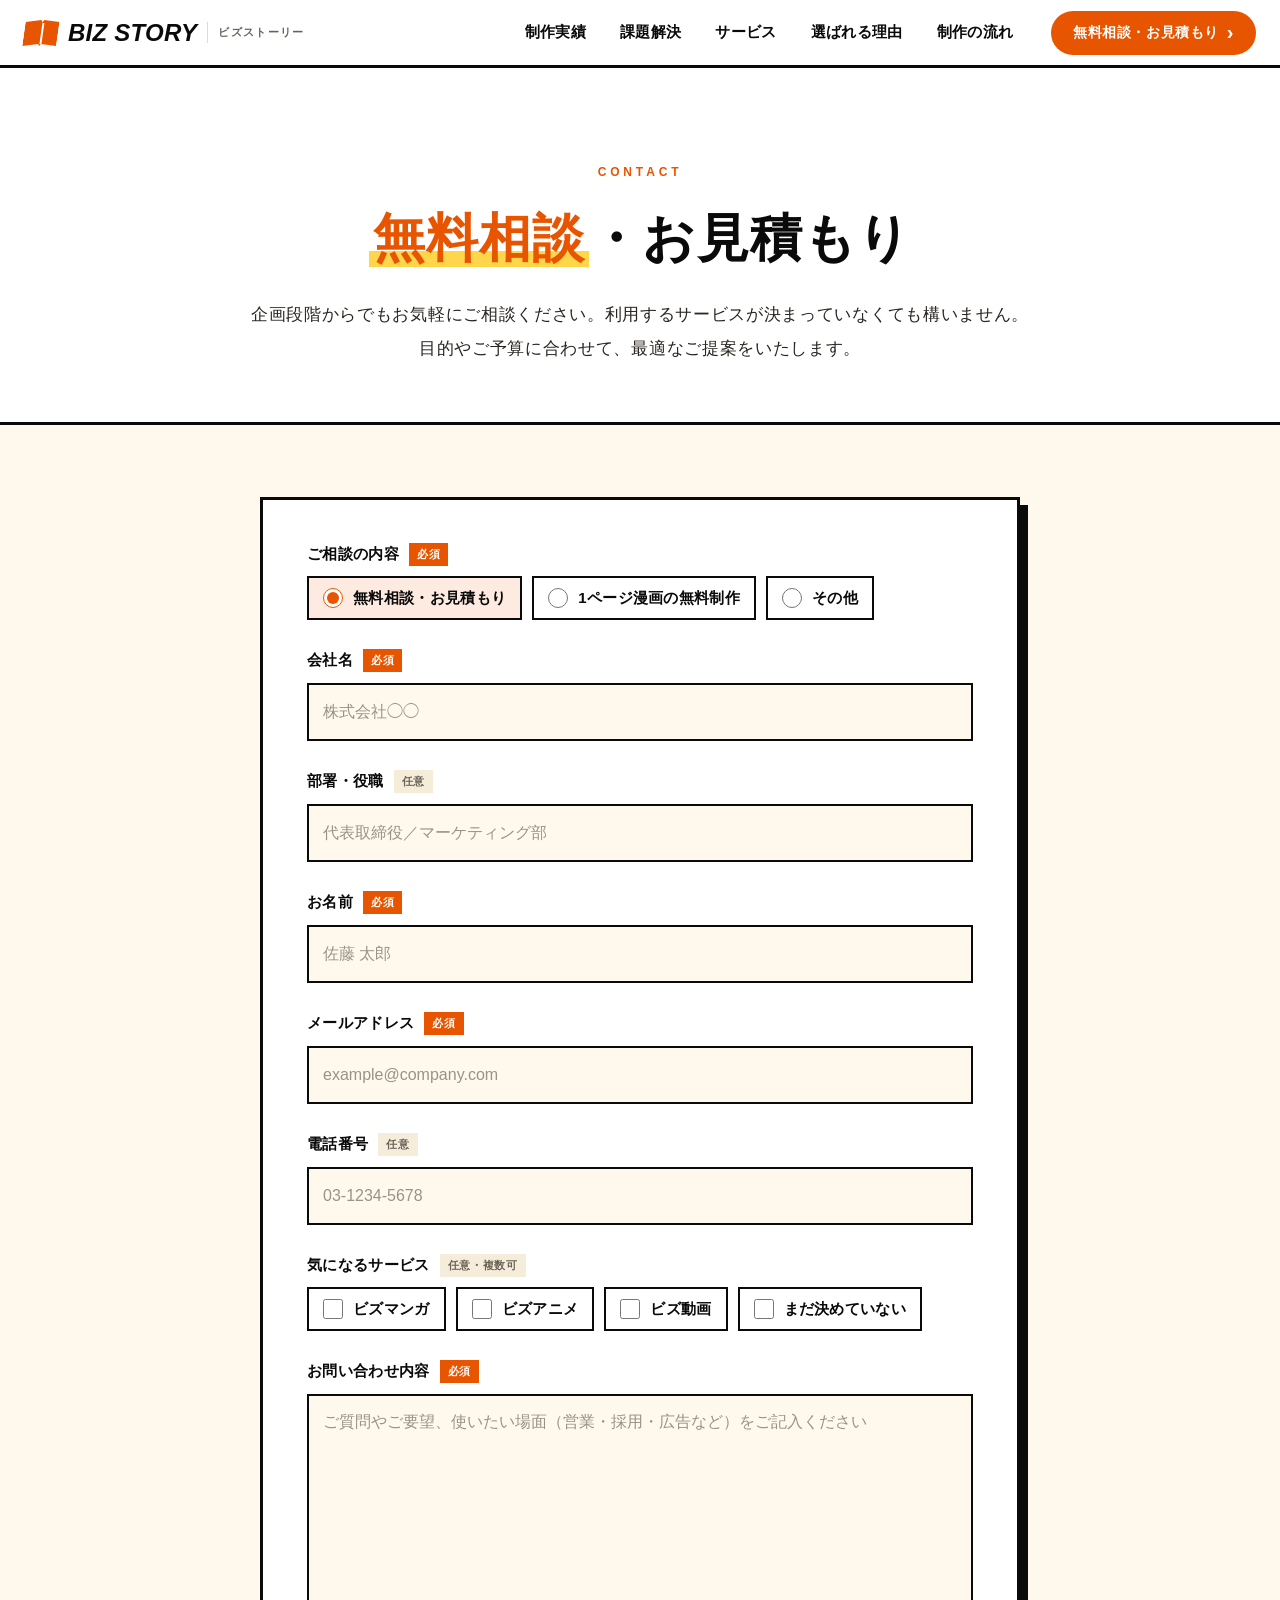
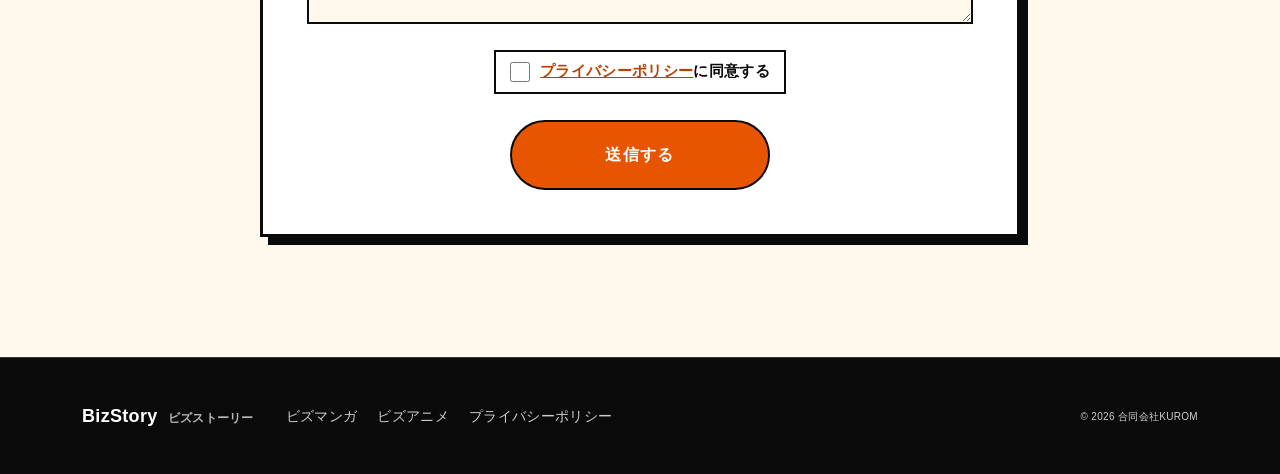
<file: v7/contact.html>
<!DOCTYPE html>
<html lang="ja">
<head>
  <meta charset="UTF-8">
  <meta name="referrer" content="strict-origin-when-cross-origin">
  <meta name="viewport" content="width=device-width, initial-scale=1.0">
  <!-- ビズストーリー LP のお問い合わせ画面（v7）。送信先は Contents X CRM の受信箱（受信元の公開キーはページ末尾の script）。
       送り方: bizstory.js の initContact が入力を確かめ、問題がなければ BizcarteInbound.sendForm() で受信箱へ送る（data-auto="false"。
       未入力のまま送られないよう、自動の送信は止めている）。ほかの送信先は無い。
       受信元の公開キーは秘密ではない（ブラウザに出る）。受信箱は、受信元に登録された許可ドメイン（kurom.jp）からの送信だけを受け付ける。
       CSP: script-src と connect-src に CRM（contentsx-crm.vercel.app）だけを足している。 -->
  <meta http-equiv="Content-Security-Policy" content="default-src 'self'; script-src 'self' https://contentsx-crm.vercel.app; style-src 'self' https://fonts.googleapis.com; img-src 'self' data: https://i.ytimg.com; font-src 'self' https://fonts.gstatic.com; connect-src https://contentsx-crm.vercel.app; frame-src https://www.youtube-nocookie.com; object-src 'none'; base-uri 'self'; form-action 'none'">
  <meta http-equiv="Permissions-Policy" content="interest-cohort=(), browsing-topics=()">
  <meta http-equiv="X-Content-Type-Options" content="nosniff">
  <title>お問い合わせ｜BIZ STORY（ビズストーリー）</title>
  <meta name="description" content="BIZ STORY（マンガ・アニメ・動画の制作）への無料相談・お見積もりのお問い合わせ。">
  <meta name="robots" content="noindex, follow">
  <meta name="theme-color" content="#0a0a0a">
  <link rel="icon" href="data:,">
  <link rel="preconnect" href="https://fonts.googleapis.com">
  <link rel="preconnect" href="https://fonts.gstatic.com" crossorigin>
  <link rel="stylesheet" href="https://fonts.googleapis.com/css2?family=Noto+Sans+JP:wght@400;500;700;900&family=Noto+Serif+JP:wght@700;900&family=Public+Sans:wght@700;900&display=swap">
  <link rel="stylesheet" href="bizstory.css?v=20261116k">
  <script defer src="bizstory.js?v=20261116k"></script>
</head>
<body class="bs-page bs-v5 bs-v6">
  <a class="bs-skip" href="#main">本文へ移動</a>

  <header class="bs-header">
    <div class="bs-header__inner">
      <!-- ロゴは正式なデータが無いので、文字と本の形の簡単な印で仮に作っている（正式なロゴが届いたら差し替える） -->
      <a class="bs-brand" href="index.html" aria-label="BIZ STORY ビズストーリー トップへ">
        <span class="bs-brand__mark" aria-hidden="true"></span>
        <span class="bs-brand__name">BIZ STORY</span>
        <span class="bs-brand__ja">ビズストーリー</span>
      </a>
      <nav class="bs-nav" aria-label="ページ内">
        <a class="bs-nav__link" href="index.html#works">制作実績</a>
        <a class="bs-nav__link" href="index.html#solutions">課題解決</a>
        <a class="bs-nav__link" href="index.html#services">サービス</a>
        <a class="bs-nav__link" href="index.html#reasons">選ばれる理由</a>
        <a class="bs-nav__link" href="index.html#flow">制作の流れ</a>
      </nav>
      <a class="bs-cta" href="contact.html">無料相談・お見積もり</a>
      <details class="bs-menu" data-bs-menu>
        <summary class="bs-menu__btn" aria-label="ページ内のメニュー"><span class="bs-menu__icon" aria-hidden="true"></span>メニュー</summary>
        <nav class="bs-menu__panel" aria-label="ページ内（メニュー）">
          <a class="bs-menu__top" href="index.html#works">制作実績</a>
          <a class="bs-menu__top" href="index.html#solutions">課題解決</a>
          <a class="bs-menu__top" href="index.html#services">サービス</a>
          <a class="bs-menu__top" href="index.html#reasons">選ばれる理由</a>
          <a class="bs-menu__top" href="index.html#benefits">導入のメリット</a>
          <a class="bs-menu__top" href="index.html#usecases">活用シーン</a>
          <a class="bs-menu__top" href="index.html#flow">制作の流れ</a>
          <a class="bs-menu__top" href="index.html#faq">よくある質問</a>
          <a class="bs-menu__top" href="index.html#contact">お問い合わせ</a>
        </nav>
      </details>
    </div>
  </header>

  <main id="main">
    <section class="bs-contact-hero" aria-labelledby="bs-contact-title">
      <div class="bs-container">
        <p class="bs-eyebrow">CONTACT</p>
        <h1 class="bs-h2" id="bs-contact-title"><em>無料相談</em>・お見積もり</h1>
        <p class="bs-lead">企画段階からでもお気軽にご相談ください。利用するサービスが決まっていなくても構いません。<br class="bs-br-pc">目的やご予算に合わせて、最適なご提案をいたします。</p>
      </div>
    </section>

    <section class="bs-section bs-section--cream bs-contact" aria-label="お問い合わせフォーム">
      <div class="bs-container">
        <form class="bs-form" data-bs-contact novalidate>
          <div class="bs-form__status" data-bs-contact-status role="status" aria-live="polite" tabindex="-1" hidden></div>

          <fieldset class="bs-form__row bs-form__set">
            <legend class="bs-form__label">ご相談の内容<span class="bs-form__req">必須</span></legend>
            <div class="bs-form__choices">
              <label class="bs-form__choice"><input type="radio" name="topic" value="無料相談・お見積もり" required checked><span>無料相談・お見積もり</span></label>
              <label class="bs-form__choice"><input type="radio" name="topic" value="1ページ漫画の無料制作" data-topic="free"><span>1ページ漫画の無料制作</span></label>
              <label class="bs-form__choice"><input type="radio" name="topic" value="その他"><span>その他</span></label>
            </div>
          </fieldset>
          <div class="bs-form__row">
            <label class="bs-form__label" for="bsCompany">会社名<span class="bs-form__req">必須</span></label>
            <input class="bs-form__input" type="text" id="bsCompany" name="company" data-crm-field="company_name" autocomplete="organization" placeholder="株式会社◯◯" required>
          </div>
          <div class="bs-form__row">
            <label class="bs-form__label" for="bsDepartment">部署・役職<span class="bs-form__opt">任意</span></label>
            <input class="bs-form__input" type="text" id="bsDepartment" name="department" data-crm-field="department" autocomplete="organization-title" placeholder="代表取締役／マーケティング部">
          </div>
          <div class="bs-form__row">
            <label class="bs-form__label" for="bsName">お名前<span class="bs-form__req">必須</span></label>
            <input class="bs-form__input" type="text" id="bsName" name="fullName" data-crm-field="full_name" autocomplete="name" placeholder="佐藤 太郎" required>
          </div>
          <div class="bs-form__row">
            <label class="bs-form__label" for="bsEmail">メールアドレス<span class="bs-form__req">必須</span></label>
            <input class="bs-form__input" type="email" id="bsEmail" name="email" data-crm-field="email" autocomplete="email" placeholder="example@company.com" required>
          </div>
          <div class="bs-form__row">
            <label class="bs-form__label" for="bsTel">電話番号<span class="bs-form__opt">任意</span></label>
            <input class="bs-form__input" type="tel" id="bsTel" name="tel" data-crm-field="phone" autocomplete="tel" placeholder="03-1234-5678">
          </div>
          <fieldset class="bs-form__row bs-form__set">
            <legend class="bs-form__label">気になるサービス<span class="bs-form__opt">任意・複数可</span></legend>
            <div class="bs-form__choices">
              <label class="bs-form__choice"><input type="checkbox" name="service" value="ビズマンガ"><span>ビズマンガ</span></label>
              <label class="bs-form__choice"><input type="checkbox" name="service" value="ビズアニメ"><span>ビズアニメ</span></label>
              <label class="bs-form__choice"><input type="checkbox" name="service" value="ビズ動画"><span>ビズ動画</span></label>
              <label class="bs-form__choice"><input type="checkbox" name="service" value="まだ決めていない"><span>まだ決めていない</span></label>
            </div>
          </fieldset>
          <div class="bs-form__row">
            <label class="bs-form__label" for="bsMessage">お問い合わせ内容<span class="bs-form__req">必須</span></label>
            <textarea class="bs-form__input bs-form__textarea" id="bsMessage" name="message" data-crm-field="message" rows="7" placeholder="ご質問やご要望、使いたい場面（営業・採用・広告など）をご記入ください" required></textarea>
          </div>
          <!-- ハニーポット（人には見えない入力欄。送信先が決まったら、値が入っている送信は捨てる） -->
          <div class="bs-form__trap" aria-hidden="true">
            <label for="bsWebsite">Website (do not fill)</label>
            <input type="text" id="bsWebsite" name="website" tabindex="-1" autocomplete="off" data-1p-ignore data-lpignore="true" data-bwignore="true" data-form-type="other">
          </div>
          <div class="bs-form__agree">
            <label class="bs-form__choice"><input type="checkbox" name="agree" id="bsAgree" required data-crm-ignore><span><a href="https://bizmanga.contentsx.jp/privacy-policy" target="_blank" rel="noopener">プライバシーポリシー</a>に同意する</span></label>
          </div>
          <div class="bs-form__submit"><button class="bs-btn bs-btn--lg" type="submit">送信する</button></div>
        </form>
      </div>
    </section>
  </main>

  <footer class="bs-footer">
    <div class="bs-footer__inner">
      <p class="bs-footer__brand">BizStory<span>ビズストーリー</span></p>
      <ul class="bs-footer__links">
        <li><a href="https://bizmanga.contentsx.jp/" target="_blank" rel="noopener">ビズマンガ</a></li>
        <li><a href="https://bizmanga.contentsx.jp/bizanime" target="_blank" rel="noopener">ビズアニメ</a></li>
        <li><a href="https://bizmanga.contentsx.jp/privacy-policy" target="_blank" rel="noopener">プライバシーポリシー</a></li>
      </ul>
      <p class="bs-footer__copy"><small>&copy; 2026 合同会社KUROM</small></p>
    </div>
  </footer>
  <!-- Contents X CRM 受信箱連携（送信は bizstory.js の initContact から手動で呼ぶため data-auto="false"。ボット対策の隠し欄は data-honeypot） -->
  <script src="https://contentsx-crm.vercel.app/embed/inbound-v1.js" data-source-key="1d94e01e3395a80f8139bd9f3fbd54bb" data-auto="false" data-honeypot="#bsWebsite" async></script>
</body>
</html>
</file>
<file: v7/bizstory.css>
/* ビズストーリー LP（他社の社長あてのメールに載せるLP）
   見た目はビズマンガの用途別LP（josawa2255/bizmanga の css/bm-lp-v2.css「MANGA MAGAZINE × BRAND SITE」）に合わせる:
   黒い太枠＋ずらした影のコマ割りパネル、明朝体の見出し＋オレンジ文字と黄色のマーカー、生成り色の面、黒い帯、フチ文字の番号。
   色・太さの値は bm-lp-v2.css の :root（--lpv2-*）と同じ。このページだけで使うので、すべて .bs-page の中に閉じる。 */

.bs-page {
  --bs-paper: #ffffff;
  --bs-cream: #fff8ed;
  --bs-cream-deep: #f5ecd9;
  --bs-ink: #0a0a0a;
  --bs-ink-soft: #2a2520;
  --bs-ink-mute: #6a6258;
  --bs-rule-soft: #e4dbc6;
  --bs-accent: #e85500;
  --bs-accent-deep: #b94100;
  --bs-accent-soft: rgba(232, 85, 0, 0.12);
  --bs-yellow: #ffd54a;
  --bs-font-display: "Noto Serif JP", "Hiragino Mincho ProN", serif;
  --bs-font-sans: "Noto Sans JP", "Hiragino Kaku Gothic ProN", sans-serif;
  --bs-font-mono: "Public Sans", "Noto Sans JP", sans-serif;
  --bs-shadow-panel: 8px 8px 0 var(--bs-ink);
  --bs-shadow-panel-sm: 5px 5px 0 var(--bs-ink);
  --bs-border-w: 3px;
  --bs-header-h: 68px;

  margin: 0;
  background: var(--bs-paper);
  color: var(--bs-ink);
  font-family: var(--bs-font-sans);
  font-size: 16px;
  line-height: 1.9;
  letter-spacing: 0.02em;
  -webkit-text-size-adjust: 100%;
}
.bs-page *, .bs-page *::before, .bs-page *::after { box-sizing: border-box; }
.bs-page img { max-width: 100%; height: auto; display: block; }
.bs-page a { color: inherit; }
.bs-page :where(h1, h2, h3, p, ul, ol, figure, dl) { margin: 0; }
.bs-page :where(ul, ol) { padding: 0; list-style: none; }
.bs-page :focus-visible { outline: 3px solid var(--bs-accent); outline-offset: 3px; }
.bs-page [hidden] { display: none !important; }
html:has(.bs-page) { scroll-behavior: smooth; scroll-padding-top: calc(var(--bs-header-h, 68px) + 12px); }

.bs-skip { position: absolute; left: -9999px; top: 0; }
.bs-skip:focus { left: 12px; top: 12px; z-index: 100; background: #fff; padding: 8px 16px; }

.bs-container { max-width: 1180px; margin: 0 auto; padding: 0 32px; }
.bs-br-pc { display: initial; }

/* ---------- 文字 ---------- */
.bs-eyebrow {
  display: inline-flex; align-items: center; gap: 14px;
  font-family: var(--bs-font-mono); font-size: 12px; font-weight: 900;
  letter-spacing: 0.32em; text-transform: uppercase; color: var(--bs-accent);
  margin: 0 0 20px;
}
.bs-eyebrow::before { content: ""; width: 40px; height: 2px; background: var(--bs-accent); display: inline-block; }
.bs-h2, .bs-h3, .bs-hero__title, .bs-bridge__statement, .bs-end__title { word-break: auto-phrase; text-wrap: balance; }
.bs-h2 {
  font-family: var(--bs-font-display); font-size: clamp(30px, 4.6vw, 52px); font-weight: 900;
  line-height: 1.35; letter-spacing: 0.02em; margin: 0 0 24px;
}
.bs-h2 em, .bs-h3 em, .bs-hero__title em {
  font-style: normal; color: var(--bs-accent);
  background-image: linear-gradient(to top, var(--bs-yellow) 0%, var(--bs-yellow) 28%, transparent 28%);
  padding: 0 4px;
}
.bs-h3 {
  font-family: var(--bs-font-display); font-size: clamp(19px, 2vw, 23px); font-weight: 900;
  line-height: 1.5; letter-spacing: 0.02em; margin: 0 0 12px;
}
.bs-lead { font-size: clamp(15px, 1.4vw, 17px); line-height: 2; color: var(--bs-ink-soft); letter-spacing: 0.04em; }

/* 章の見出し（裏にクリーム色のもや） */
.bs-head { text-align: center; margin: 0 auto 64px; max-width: 840px; position: relative; isolation: isolate; }
.bs-head::before {
  content: ""; position: absolute; inset: -40px -30px; z-index: -1; pointer-events: none; filter: blur(14px);
  background:
    radial-gradient(ellipse 60% 70% at 50% 40%, rgba(255, 213, 74, 0.28) 0%, transparent 70%),
    radial-gradient(ellipse 85% 75% at 50% 50%, rgba(255, 248, 237, 1) 0%, rgba(255, 248, 237, 0.65) 55%, transparent 100%);
}
.bs-head .bs-eyebrow { justify-content: center; }
.bs-head .bs-eyebrow::before { display: none; }

/* ---------- ボタン（太枠＋ずらした影） ---------- */
.bs-btn {
  display: inline-flex; align-items: center; justify-content: center; gap: 10px;
  min-height: 48px; padding: 16px 30px;
  font-family: var(--bs-font-sans); font-size: 15px; font-weight: 900; letter-spacing: 0.08em; line-height: 1.4;
  text-decoration: none; text-align: center; cursor: pointer;
  border: var(--bs-border-w) solid var(--bs-ink); background: var(--bs-accent); color: #fff !important;
  box-shadow: var(--bs-shadow-panel-sm);
  transition: transform 0.18s ease, box-shadow 0.18s ease, background 0.18s ease, color 0.18s ease;
}
.bs-btn:hover { transform: translate(-2px, -2px); box-shadow: 7px 7px 0 var(--bs-ink); }
.bs-btn:active { transform: translate(0, 0); box-shadow: 2px 2px 0 var(--bs-ink); }
.bs-btn--ghost { background: #fff; color: var(--bs-ink) !important; }
.bs-btn--ghost:hover { background: var(--bs-ink); color: #fff !important; }
.bs-btn--sm { min-height: 44px; padding: 8px 18px; font-size: 13px; box-shadow: 3px 3px 0 var(--bs-ink); }
.bs-btn--sm:hover { box-shadow: 5px 5px 0 var(--bs-ink); }
.bs-btn--lg { padding: 22px 44px; font-size: 16px; }
.bs-btn--on-dark { border-color: #fff; box-shadow: 6px 6px 0 var(--bs-yellow); }
.bs-btn--on-dark:hover { box-shadow: 9px 9px 0 var(--bs-yellow); }

/* ---------- ヘッダー ---------- */
.bs-header {
  position: sticky; top: 0; z-index: 50; height: var(--bs-header-h);
  background: rgba(255, 255, 255, 0.96); backdrop-filter: blur(8px);
  border-bottom: var(--bs-border-w) solid var(--bs-ink);
}
.bs-header__inner { height: 100%; max-width: 1280px; margin: 0 auto; padding: 0 24px; display: flex; align-items: center; gap: 24px; }
.bs-logo { display: inline-flex; align-items: baseline; gap: 10px; text-decoration: none; color: var(--bs-ink) !important; }
.bs-logo__en { font-family: var(--bs-font-mono); font-weight: 900; font-size: 24px; letter-spacing: -0.01em; }
.bs-logo__en::first-letter { color: var(--bs-accent); }
.bs-logo__ja { font-size: 12px; font-weight: 700; color: var(--bs-ink-mute); }
.bs-nav { display: flex; align-items: center; gap: 2px; margin-left: auto; }
.bs-nav__link { display: inline-flex; align-items: center; min-height: 44px; padding: 0 11px; font-size: 14px; font-weight: 700; text-decoration: none; white-space: nowrap; }
.bs-nav__link:hover { color: var(--bs-accent); }
.bs-nav__link--parent::after {
  content: ""; width: 6px; height: 6px; margin: -3px 0 0 7px; border: solid currentColor; border-width: 0 2px 2px 0; transform: rotate(45deg);
}
/* サービスの小項目（上に重ねて開く） */
.bs-nav__group { position: relative; }
.bs-nav__menu {
  position: absolute; top: 100%; left: 0; min-width: 190px; display: none; flex-direction: column; padding: 6px 0;
  background: #fff; border: var(--bs-border-w) solid var(--bs-ink); box-shadow: var(--bs-shadow-panel-sm);
}
.bs-nav__group:hover .bs-nav__menu, .bs-nav__group:focus-within .bs-nav__menu { display: flex; }
.bs-nav__menu a { display: flex; align-items: center; min-height: 44px; padding: 0 18px; font-size: 14px; font-weight: 700; text-decoration: none; white-space: nowrap; }
.bs-nav__menu a:hover { background: var(--bs-cream); color: var(--bs-accent-deep); }

/* 狭い画面のメニュー */
.bs-menu { display: none; position: relative; }
.bs-menu__btn {
  list-style: none; cursor: pointer; display: inline-flex; align-items: center; gap: 8px; min-height: 44px; padding: 0 14px;
  font-size: 13px; font-weight: 900; background: #fff; border: var(--bs-border-w) solid var(--bs-ink);
}
.bs-menu__btn::-webkit-details-marker { display: none; }
.bs-menu__icon, .bs-menu__icon::before, .bs-menu__icon::after { display: block; width: 16px; height: 2px; background: var(--bs-ink); }
.bs-menu__icon { position: relative; }
.bs-menu__icon::before, .bs-menu__icon::after { content: ""; position: absolute; left: 0; }
.bs-menu__icon::before { top: -5px; }
.bs-menu__icon::after { top: 5px; }
.bs-menu[open] .bs-menu__icon { background: transparent; }
.bs-menu[open] .bs-menu__icon::before { top: 0; transform: rotate(45deg); }
.bs-menu[open] .bs-menu__icon::after { top: 0; transform: rotate(-45deg); }
.bs-menu__panel {
  position: absolute; right: 0; top: calc(100% + 12px); width: min(300px, calc(100vw - 32px));
  max-height: calc(100dvh - var(--bs-header-h) - 24px); overflow-y: auto; padding: 8px 0 12px;
  display: flex; flex-direction: column; background: #fff; border: var(--bs-border-w) solid var(--bs-ink); box-shadow: var(--bs-shadow-panel-sm);
}
.bs-menu__panel a { display: flex; align-items: center; min-height: 44px; padding: 0 20px 0 36px; font-size: 14px; font-weight: 700; text-decoration: none; }
.bs-menu__panel a.bs-menu__top { padding-left: 20px; font-weight: 900; }
.bs-menu__panel a:hover { background: var(--bs-cream); }
.bs-menu__panel a:not(.bs-menu__top) + .bs-menu__top { margin-top: 8px; border-top: 2px solid var(--bs-ink); }
.bs-menu__group {
  margin: 8px 0 0; padding: 8px 20px 4px; border-top: 2px solid var(--bs-ink);
  font-family: var(--bs-font-display); font-size: 15px; font-weight: 900; color: var(--bs-accent-deep);
}

/* ---------- HERO ---------- */
.bs-hero {
  position: relative; overflow: hidden; background: var(--bs-cream);
  border-bottom: var(--bs-border-w) solid var(--bs-ink);
}
.bs-hero::before {
  content: ""; position: absolute; inset: 0; pointer-events: none; opacity: 0.5;
  background-image: radial-gradient(rgba(232, 85, 0, 0.22) 1px, transparent 1.4px); background-size: 8px 8px;
  -webkit-mask-image: linear-gradient(100deg, transparent 35%, #000 100%); mask-image: linear-gradient(100deg, transparent 35%, #000 100%);
}
.bs-hero__inner {
  position: relative; max-width: 1280px; margin: 0 auto; padding: 72px 32px 88px;
  display: grid; grid-template-columns: minmax(0, 1fr) minmax(0, 1.05fr); align-items: center; gap: 56px;
}
.bs-hero__tag {
  display: inline-block; margin-bottom: 20px; padding: 6px 14px;
  background: var(--bs-ink); color: #fff; font-size: 13px; font-weight: 900; letter-spacing: 0.1em;
}
.bs-hero__copy .bs-eyebrow { display: flex; }
.bs-hero__title {
  font-family: var(--bs-font-display); font-size: clamp(36px, 4.8vw, 64px); font-weight: 900;
  line-height: 1.3; letter-spacing: 0.02em;
}
.bs-hero__lead { margin-top: 28px; font-size: clamp(15px, 1.3vw, 17px); line-height: 2; color: var(--bs-ink-soft); max-width: 34em; }
.bs-hero__actions { display: flex; flex-wrap: wrap; gap: 18px; margin-top: 36px; }
.bs-hero__visual { position: relative; }
.bs-hero__visual img {
  width: 100%; aspect-ratio: 3 / 2; object-fit: cover;
  border: var(--bs-border-w) solid var(--bs-ink); box-shadow: var(--bs-shadow-panel); background: #fff;
}

/* ---------- 章 ---------- */
.bs-section { padding: 120px 0; position: relative; overflow-x: clip; }
.bs-section--cream { background: var(--bs-cream); }

/* コマ割りパネル（なぜマンガとアニメなのか） */
.bs-panels { display: grid; grid-template-columns: repeat(3, minmax(0, 1fr)); gap: 32px; }
.bs-panel-card {
  position: relative; background: #fff; border: var(--bs-border-w) solid var(--bs-ink);
  box-shadow: var(--bs-shadow-panel); padding: 100px 28px 30px; min-height: 196px;
  transition: transform 0.22s ease, box-shadow 0.22s ease;
}
.bs-panel-card:hover { transform: translate(-3px, -3px); box-shadow: 11px 11px 0 var(--bs-ink); }
.bs-panel-card__num {
  position: absolute; top: 28px; left: 28px; width: 56px; height: 56px;
  display: flex; align-items: center; justify-content: center;
  font-family: var(--bs-font-display); font-weight: 900; font-size: 26px; color: #fff; background: var(--bs-ink);
}
.bs-panel-card p { font-size: 15px; line-height: 2; color: var(--bs-ink-soft); }

/* 黒い帯 */
.bs-bridge { position: relative; background: var(--bs-ink); color: #fff; padding: 120px 0; overflow: hidden; text-align: center; }
.bs-bridge::before {
  content: ""; position: absolute; inset: 0; pointer-events: none; opacity: 0.55;
  background-image: radial-gradient(rgba(232, 85, 0, 0.4) 1px, transparent 1.5px); background-size: 8px 8px;
}
.bs-bridge::after { content: ""; position: absolute; inset: 24px; border: 1px solid rgba(255, 255, 255, 0.18); pointer-events: none; }
.bs-bridge__inner { position: relative; z-index: 1; max-width: 920px; margin: 0 auto; padding: 0 32px; }
.bs-bridge__eyebrow { font-family: var(--bs-font-mono); font-size: 12px; font-weight: 900; letter-spacing: 0.42em; color: var(--bs-yellow); margin-bottom: 28px; }
.bs-bridge__statement { font-family: var(--bs-font-display); font-weight: 900; font-size: clamp(26px, 4.4vw, 50px); line-height: 1.6; letter-spacing: 0.04em; }
.bs-bridge__statement em { font-style: normal; color: var(--bs-accent); position: relative; display: inline-block; }
.bs-bridge__statement em::before {
  content: ""; position: absolute; inset: -4px -8px; border: 2px solid var(--bs-accent); transform: rotate(-1deg); pointer-events: none;
}

/* 得られること（画像つきパネル） */
.bs-merits { display: grid; grid-template-columns: repeat(2, minmax(0, 1fr)); gap: 36px; }
.bs-merit {
  display: flex; flex-direction: column; background: #fff; overflow: hidden;
  border: var(--bs-border-w) solid var(--bs-ink); box-shadow: var(--bs-shadow-panel);
  transition: transform 0.22s ease, box-shadow 0.22s ease;
}
.bs-merit:hover { transform: translate(-3px, -3px); box-shadow: 11px 11px 0 var(--bs-ink); }
.bs-merit__img { width: 100%; aspect-ratio: 16 / 9; object-fit: cover; object-position: center 22%; border-bottom: var(--bs-border-w) solid var(--bs-ink); background: var(--bs-cream-deep); }
.bs-merit__body { padding: 28px 28px 32px; }
.bs-merit__label {
  display: inline-block; margin-bottom: 14px; padding: 3px 12px;
  font-family: var(--bs-font-sans); font-size: 13px; font-weight: 900; letter-spacing: 0.08em;
  color: #fff; background: var(--bs-accent);
}
.bs-merit p:last-child { font-size: 15px; line-height: 2; color: var(--bs-ink-soft); }

/* マンガからアニメへ（3つの段階） */
.bs-step__num, .bs-flow__num {
  display: block; font-family: var(--bs-font-display); font-weight: 900; font-size: 48px; line-height: 0.95;
  color: var(--bs-accent-soft); -webkit-text-stroke: 1.5px var(--bs-accent); letter-spacing: -0.04em; margin-bottom: 10px;
}
.bs-step__name, .bs-flow__name { font-family: var(--bs-font-display); font-weight: 900; font-size: 17px; line-height: 1.5; margin-bottom: 8px; }
.bs-step__desc, .bs-flow__desc { font-size: 14px; line-height: 1.9; color: var(--bs-ink-soft); }

/* 段階を踏むもの（マンガからアニメへ・制作の流れ）: パネル → 矢印 → パネル で、進んでいることを見せる */
.bs-steps, .bs-flow { position: relative; display: grid; gap: 72px; }
.bs-steps { grid-template-columns: repeat(3, minmax(0, 1fr)); }
.bs-flow { grid-template-columns: repeat(4, minmax(0, 1fr)); }
.bs-step, .bs-flow__step {
  position: relative; z-index: 1; background: #fff; padding: 26px 24px 28px;
  border: var(--bs-border-w) solid var(--bs-ink); box-shadow: var(--bs-shadow-panel-sm);
}
.bs-flow__step { min-height: 210px; }
.bs-step:not(:last-child)::after, .bs-flow__step:not(:last-child)::after {
  content: ""; position: absolute; top: 50%; right: -55px; z-index: 2; width: 34px; height: 34px;
  background: var(--bs-accent); border: var(--bs-border-w) solid var(--bs-ink);
  clip-path: polygon(0 18%, 52% 18%, 52% 0, 100% 50%, 52% 100%, 52% 82%, 0 82%);
  transform: translateY(-50%);
}
/* 矢印の黒い縁（clip-path では枠線が切れるので、少し大きい黒い矢印を後ろに重ねる） */
.bs-step:not(:last-child)::before, .bs-flow__step:not(:last-child)::before {
  content: ""; position: absolute; top: 50%; right: -58px; z-index: 2; width: 40px; height: 40px; background: var(--bs-ink);
  clip-path: polygon(0 14%, 52% 14%, 52% 0, 100% 50%, 52% 100%, 52% 86%, 0 86%);
  transform: translateY(-50%);
}
.bs-step__num, .bs-flow__num { position: relative; }
.bs-step__num::before, .bs-flow__num::before {
  content: "STEP"; display: block; margin-bottom: 6px;
  font-family: var(--bs-font-mono); font-size: 11px; font-weight: 900; letter-spacing: 0.3em; line-height: 1; color: var(--bs-ink); -webkit-text-stroke: 0;
}
.bs-step__num, .bs-flow__num { display: inline-block; }
.bs-feature__arrow {
  justify-self: center; width: 40px; height: 40px; background: var(--bs-accent);
  clip-path: polygon(0 18%, 52% 18%, 52% 0, 100% 50%, 52% 100%, 52% 82%, 0 82%);
}

/* ASOBI SYSTEM の事例 */
.bs-feature {
  margin-top: 56px; background: #fff; border: var(--bs-border-w) solid var(--bs-ink); box-shadow: var(--bs-shadow-panel);
  padding: 36px;
}
.bs-feature__label { font-family: var(--bs-font-mono); font-size: 12px; font-weight: 900; letter-spacing: 0.32em; color: var(--bs-accent); margin-bottom: 8px; }
.bs-feature__head { padding-bottom: 20px; border-bottom: 2px dashed var(--bs-rule-soft); }
.bs-feature__text { font-size: 15px; color: var(--bs-ink-soft); }
.bs-feature__body { display: grid; grid-template-columns: minmax(0, 0.8fr) 48px minmax(0, 1.6fr); align-items: center; gap: 20px; margin-top: 24px; }
.bs-feature__slot-label { display: flex; align-items: baseline; gap: 10px; font-size: 14px; font-weight: 900; margin-bottom: 10px; }
.bs-feature__slot-label span { font-family: var(--bs-font-mono); font-size: 12px; letter-spacing: 0.24em; color: var(--bs-accent); }
.bs-feature__media {
  appearance: none; cursor: pointer; font: inherit; width: 100%; padding: 0;
  position: relative; display: grid; place-items: center; overflow: hidden; background: var(--bs-cream-deep);
  border: var(--bs-border-w) solid var(--bs-ink); box-shadow: var(--bs-shadow-panel-sm);
  transition: transform 0.18s ease, box-shadow 0.18s ease;
}
.bs-feature__media:hover { transform: translate(-2px, -2px); box-shadow: 7px 7px 0 var(--bs-ink); }
.bs-feature__media img { width: 100%; height: 100%; object-fit: cover; }
.bs-feature__media--manga { aspect-ratio: 4 / 5; }
.bs-feature__media--anime {
  aspect-ratio: 16 / 9; background-color: var(--bs-ink); color: #fff;
  background-image: radial-gradient(rgba(232, 85, 0, 0.45) 1px, transparent 1.5px); background-size: 8px 8px;
}
.bs-feature__media--anime .bs-placeholder { color: #fff; }
.bs-feature__hint {
  position: absolute; right: 0; bottom: 0; padding: 6px 14px; font-size: 13px; font-weight: 900;
  background: var(--bs-accent); color: #fff; border-top: var(--bs-border-w) solid var(--bs-ink); border-left: var(--bs-border-w) solid var(--bs-ink);
}
.bs-placeholder { font-size: 15px; font-weight: 900; letter-spacing: 0.06em; color: var(--bs-ink-mute); text-align: center; padding: 0 16px; }

/* 3つのサービス（カード全体が各サービスの章へのリンク） */
.bs-services { display: grid; grid-template-columns: repeat(3, minmax(0, 1fr)); gap: 32px; }
.bs-svc {
  display: flex; flex-direction: column; background: #fff; text-decoration: none; color: var(--bs-ink) !important;
  border: var(--bs-border-w) solid var(--bs-ink); box-shadow: var(--bs-shadow-panel);
  transition: transform 0.22s ease, box-shadow 0.22s ease;
}
.bs-svc:hover, .bs-svc:focus-visible { transform: translate(-3px, -3px); box-shadow: 11px 11px 0 var(--bs-ink); }
.bs-svc span { display: block; }
.bs-svc__img { position: relative; border-bottom: var(--bs-border-w) solid var(--bs-ink); overflow: hidden; }
.bs-svc__img img { width: 100%; aspect-ratio: 4 / 3; object-fit: cover; }
.bs-svc .bs-svc__no {
  position: absolute; top: 14px; left: 14px; width: 52px; height: 52px; display: flex; align-items: center; justify-content: center;
  font-family: var(--bs-font-display); font-weight: 900; font-size: 24px; color: #fff; background: var(--bs-ink); border: 2px solid #fff;
}
.bs-svc__body { padding: 22px 24px 24px; display: flex !important; flex-direction: column; flex: 1; }
.bs-svc__label { font-family: var(--bs-font-mono); font-size: 12px; font-weight: 900; letter-spacing: 0.28em; color: var(--bs-accent); }
.bs-svc__name { font-family: var(--bs-font-display); font-weight: 900; font-size: clamp(22px, 2.2vw, 26px); line-height: 1.4; margin: 4px 0 8px; }
.bs-svc__copy { font-family: var(--bs-font-display); font-weight: 900; font-size: 16px; line-height: 1.6; }
.bs-svc .bs-svc__tags { display: flex; flex-wrap: wrap; gap: 6px; margin: 14px 0 18px; }
.bs-svc__tags span { font-size: 12px; font-weight: 700; padding: 2px 10px; border: 1.5px solid var(--bs-ink); background: var(--bs-cream); }
.bs-svc .bs-svc__more {
  margin-top: auto; display: flex; align-items: center; justify-content: space-between; min-height: 44px;
  padding-top: 12px; border-top: 2px solid var(--bs-ink); font-size: 14px; font-weight: 900; color: var(--bs-accent-deep);
}
.bs-svc__more::after { content: "↓"; font-family: var(--bs-font-mono); font-size: 18px; transition: transform 0.2s ease; }
.bs-svc:hover .bs-svc__more::after { transform: translateY(3px); }
.bs-combo {
  margin-top: 40px; display: flex; align-items: center; gap: 18px; flex-wrap: wrap; padding: 18px 24px;
  text-decoration: none; color: var(--bs-ink) !important; background: var(--bs-cream);
  border: var(--bs-border-w) solid var(--bs-ink); box-shadow: var(--bs-shadow-panel-sm);
  transition: transform 0.18s ease, box-shadow 0.18s ease;
}
.bs-combo:hover { transform: translate(-2px, -2px); box-shadow: 7px 7px 0 var(--bs-ink); }
.bs-combo__label { font-size: 13px; font-weight: 900; padding: 3px 12px; background: var(--bs-accent); color: #fff; }
.bs-combo__text { font-family: var(--bs-font-display); font-weight: 900; font-size: 17px; flex: 1 1 320px; }
.bs-combo__more { font-size: 14px; font-weight: 900; color: var(--bs-accent-deep); }
.bs-combo__more::after { content: " ↓"; }

/* サービスごとの章（右上の札でどのサービスの話かを示す） */
.bs-svc-head { position: relative; text-align: center; margin: 0 auto 56px; isolation: isolate; }
.bs-svc-head::before {
  content: ""; position: absolute; inset: -40px 15%; z-index: -1; pointer-events: none; filter: blur(14px);
  background: radial-gradient(ellipse 60% 70% at 50% 40%, rgba(255, 213, 74, 0.24) 0%, transparent 70%);
}
.bs-svc-head .bs-eyebrow { justify-content: center; }
.bs-svc-head .bs-eyebrow::before { display: none; }
.bs-svc-head .bs-lead { max-width: 760px; margin: 0 auto; }
.bs-svc-tag {
  position: absolute; top: 0; right: 0; display: flex; flex-direction: column; align-items: flex-start; gap: 2px;
  padding: 10px 16px; background: var(--bs-ink); color: #fff; text-align: left;
  font-family: var(--bs-font-display); font-weight: 900; font-size: 18px; line-height: 1.3;
  border: var(--bs-border-w) solid var(--bs-ink); box-shadow: 5px 5px 0 var(--bs-accent);
}
.bs-svc-tag span { font-family: var(--bs-font-mono); font-size: 11px; letter-spacing: 0.24em; color: var(--bs-yellow); }
.bs-svc-section .bs-merits { grid-template-columns: repeat(3, minmax(0, 1fr)); gap: 32px; }
.bs-svc-foot { margin-top: 48px; text-align: center; }
.bs-svc-section .bs-note { text-align: center; margin-top: 24px; }

/* 黒地の章（ビズアニメ。ビズアニメのページの黒地に寄せる） */
.bs-section--ink { background: var(--bs-ink); color: #fff; }
.bs-section--ink::before {
  content: ""; position: absolute; inset: 0; pointer-events: none; opacity: 0.35;
  background-image: radial-gradient(rgba(255, 213, 74, 0.35) 1px, transparent 1.5px); background-size: 8px 8px;
}
.bs-section--ink .bs-container { position: relative; }
.bs-section--ink .bs-svc-head::before { display: none; }
.bs-section--ink .bs-lead { color: rgba(255, 255, 255, 0.85); }
.bs-section--ink .bs-eyebrow { color: var(--bs-yellow); }
.bs-section--ink .bs-svc-tag { background: var(--bs-yellow); color: var(--bs-ink); border-color: #fff; box-shadow: 5px 5px 0 var(--bs-accent); }
.bs-section--ink .bs-svc-tag span { color: var(--bs-accent-deep); }
.bs-section--ink .bs-merit__img { object-position: center; }
.bs-section--ink .bs-merit { color: var(--bs-ink); border-color: #fff; box-shadow: 8px 8px 0 var(--bs-yellow); }
.bs-section--ink .bs-merit:hover { box-shadow: 11px 11px 0 var(--bs-yellow); }

/* ---------- サービスの章の中の小見出し（導入事例・制作事例） ---------- */
.bs-sub { margin-top: 104px; }
.bs-sub__head { text-align: center; max-width: 760px; margin: 0 auto 48px; }
.bs-sub__head .bs-eyebrow { justify-content: center; margin-bottom: 14px; }
.bs-sub__head .bs-eyebrow::before { display: none; }
.bs-sub__head .bs-lead { word-break: auto-phrase; text-wrap: balance; }
.bs-sub__title {
  font-family: var(--bs-font-display); font-size: clamp(24px, 3.2vw, 36px); font-weight: 900;
  line-height: 1.4; letter-spacing: 0.02em; margin-bottom: 14px; word-break: auto-phrase; text-wrap: balance;
}
.bs-sub__title em {
  font-style: normal; color: var(--bs-accent); padding: 0 4px;
  background-image: linear-gradient(to top, var(--bs-yellow) 0%, var(--bs-yellow) 28%, transparent 28%);
}
.bs-section--ink .bs-sub__title em { background-image: linear-gradient(to top, rgba(255, 213, 74, 0.45) 0%, rgba(255, 213, 74, 0.45) 28%, transparent 28%); }

/* 導入事例（左にマンガ、右に 業種・課題・導入・成果・なぜ効いたか） */
.bs-cases { display: grid; gap: 40px; }
.bs-case {
  display: grid; grid-template-columns: minmax(0, 0.42fr) minmax(0, 1fr); gap: 32px; align-items: start;
  background: #fff; padding: 28px; border: var(--bs-border-w) solid var(--bs-ink); box-shadow: var(--bs-shadow-panel);
}
.bs-case__media {
  appearance: none; cursor: pointer; font: inherit; padding: 0; width: 100%; position: relative; display: block; overflow: hidden;
  aspect-ratio: 4 / 5; background: var(--bs-cream-deep);
  border: var(--bs-border-w) solid var(--bs-ink); box-shadow: var(--bs-shadow-panel-sm);
  transition: transform 0.18s ease, box-shadow 0.18s ease;
}
.bs-case__media:hover { transform: translate(-2px, -2px); box-shadow: 7px 7px 0 var(--bs-ink); }
.bs-case__media img { width: 100%; height: 100%; object-fit: cover; object-position: center top; }
.bs-case__hint {
  position: absolute; right: 0; bottom: 0; padding: 6px 14px; font-size: 13px; font-weight: 900;
  background: var(--bs-accent); color: #fff; border-top: var(--bs-border-w) solid var(--bs-ink); border-left: var(--bs-border-w) solid var(--bs-ink);
}
.bs-case__title {
  margin: 0 0 18px; padding-left: 14px; border-left: 6px solid var(--bs-accent);
  font-family: var(--bs-font-display); font-size: clamp(19px, 2vw, 24px); font-weight: 900; line-height: 1.5;
  word-break: auto-phrase; text-wrap: balance;
}
.bs-case__title > span:first-child {
  display: block; margin-bottom: 4px; font-family: var(--bs-font-sans); font-size: 13px; letter-spacing: 0.08em; color: var(--bs-accent-deep);
}
.bs-case__rows { display: grid; gap: 8px; }
.bs-case__rows div { display: grid; grid-template-columns: 7.5em minmax(0, 1fr); gap: 16px; align-items: center; padding-bottom: 8px; border-bottom: 1px solid var(--bs-rule-soft); }
.bs-case__rows dt {
  align-self: stretch; display: flex; align-items: center; justify-content: center; padding: 6px 8px;
  font-size: 13px; font-weight: 900; text-align: center; background: var(--bs-cream); border: 2px solid var(--bs-ink);
}
.bs-case__rows dd { margin: 0; font-size: 15px; line-height: 1.8; color: var(--bs-ink-soft); }
.bs-case__result { background: var(--bs-accent-soft); border-bottom: 0 !important; padding: 8px 8px 8px 0; }
.bs-case__result dt { background: var(--bs-accent); color: #fff; border-color: var(--bs-ink); }
.bs-case__result dd { font-family: var(--bs-font-display); font-size: 17px; font-weight: 900; color: var(--bs-accent-deep); }
.bs-case__why { border-bottom: 0 !important; }
.bs-case__why dt { background: var(--bs-yellow); }
.bs-cases__cta { margin-top: 40px; text-align: center; font-family: var(--bs-font-display); font-size: clamp(16px, 1.6vw, 19px); font-weight: 900; }
/* まだ中身が決まっていない所（先方に確かめてから差し替える） */
.bs-tbd { color: var(--bs-ink-mute) !important; background: repeating-linear-gradient(-45deg, transparent 0 6px, rgba(10, 10, 10, 0.04) 6px 12px); outline: 1.5px dashed var(--bs-ink-mute); outline-offset: 2px; }

/* ---------- 制作事例の一覧 ---------- */
.bs-filter { display: flex; flex-wrap: wrap; justify-content: center; gap: 8px; margin-bottom: 32px; }
.bs-filter button {
  appearance: none; cursor: pointer; font: inherit; font-size: 14px; font-weight: 700;
  min-height: 44px; padding: 0 16px; background: #fff; color: var(--bs-ink); border: 2px solid var(--bs-ink);
}
.bs-filter button[aria-pressed="true"] { background: var(--bs-accent); border-color: var(--bs-ink); color: #fff; }
.bs-grid { display: grid; gap: 32px 28px; }
.bs-grid--manga { grid-template-columns: repeat(3, minmax(0, 1fr)); }
.bs-grid--video { grid-template-columns: repeat(auto-fill, minmax(300px, 1fr)); }
.bs-grid--wide { grid-template-columns: repeat(3, minmax(0, 1fr)); }
.bs-card {
  appearance: none; cursor: pointer; text-align: left; font: inherit; color: inherit; padding: 0; width: 100%; height: 100%;
  display: flex; flex-direction: column; background: #fff;
  border: var(--bs-border-w) solid var(--bs-ink); box-shadow: var(--bs-shadow-panel);
  transition: transform 0.22s ease, box-shadow 0.22s ease;
}
.bs-card:hover, .bs-card:focus-visible { transform: translate(-3px, -3px); box-shadow: 11px 11px 0 var(--bs-ink); }
.bs-card__thumb { position: relative; display: block; overflow: hidden; background: var(--bs-cream-deep); border-bottom: var(--bs-border-w) solid var(--bs-ink); }
.bs-grid--manga .bs-card__thumb { aspect-ratio: 4 / 3; }
.bs-grid--video .bs-card__thumb { aspect-ratio: 16 / 9; }
.bs-grid--wide .bs-card__thumb { aspect-ratio: 640 / 252; }
.bs-card__thumb img { width: 100%; height: 100%; object-fit: cover; object-position: center top; }
.bs-card__body { display: flex; flex-direction: column; gap: 6px; padding: 16px 18px 20px; }
.bs-card__use { font-family: var(--bs-font-mono); font-size: 12px; font-weight: 900; letter-spacing: 0.08em; color: var(--bs-accent); }
.bs-card__title { font-family: var(--bs-font-display); font-weight: 900; font-size: 17px; line-height: 1.5; }
.bs-card__meta { font-size: 13px; line-height: 1.7; color: var(--bs-ink-mute); }
.bs-card__badge { position: absolute; left: 0; top: 0; padding: 4px 12px; font-size: 12px; font-weight: 900; background: var(--bs-ink); color: #fff; }
.bs-card__play {
  position: absolute; inset: 0; margin: auto; width: 60px; height: 60px; border-radius: 50%;
  background: var(--bs-accent); border: var(--bs-border-w) solid #fff; display: grid; place-items: center;
}
.bs-card__play::before { content: ""; margin-left: 5px; border-style: solid; border-width: 10px 0 10px 16px; border-color: transparent transparent transparent #fff; }
.bs-card__pending { position: absolute; right: 0; bottom: 0; padding: 3px 12px; font-size: 12px; font-weight: 900; background: var(--bs-ink); color: #fff; }
.bs-more { margin-top: 44px; text-align: center; }
.bs-note { margin-top: 36px; font-size: 13px; line-height: 1.9; color: var(--bs-ink-mute); }
.bs-svc-section .bs-note--left { text-align: left; }
.bs-section--ink .bs-card { border-color: #fff; box-shadow: 8px 8px 0 var(--bs-yellow); color: var(--bs-ink); }
.bs-section--ink .bs-card:hover { box-shadow: 11px 11px 0 var(--bs-yellow); }

/* ---------- 制作の流れ（4コマの表） ---------- */

/* ---------- お問い合わせ（contact.html） ---------- */
.bs-contact-hero { padding: 88px 0 56px; text-align: center; background: #fff; border-bottom: var(--bs-border-w) solid var(--bs-ink); }
.bs-contact-hero .bs-eyebrow { justify-content: center; }
.bs-contact-hero .bs-eyebrow::before { display: none; }
.bs-contact { padding: 72px 0 120px; }
.bs-form {
  max-width: 760px; margin: 0 auto; padding: 40px 44px 44px; display: grid; gap: 26px;
  background: #fff; border: var(--bs-border-w) solid var(--bs-ink); box-shadow: var(--bs-shadow-panel);
}
.bs-form__row { display: grid; gap: 8px; }
.bs-form__set { border: 0; padding: 0; margin: 0; min-width: 0; }
.bs-form__label { display: flex; align-items: center; gap: 10px; padding: 0; font-size: 15px; font-weight: 900; }
.bs-form__req, .bs-form__opt { font-size: 11px; font-weight: 900; padding: 1px 8px; letter-spacing: 0.06em; }
.bs-form__req { background: var(--bs-accent); color: #fff; }
.bs-form__opt { background: var(--bs-cream-deep); color: var(--bs-ink-mute); }
.bs-form__input {
  width: 100%; min-height: 50px; padding: 12px 14px; font: inherit; font-size: 16px; color: var(--bs-ink);
  background: var(--bs-cream); border: 2px solid var(--bs-ink); border-radius: 0;
}
.bs-form__input::placeholder { color: #9a9286; }
.bs-form__input:focus { outline: 3px solid var(--bs-accent); outline-offset: 1px; background: #fff; }
.bs-form__input[aria-invalid="true"] { border-color: #c62828; background: #fff4f2; }
.bs-form__textarea { min-height: 180px; resize: vertical; line-height: 1.8; }
.bs-form__choices { display: flex; flex-wrap: wrap; gap: 10px; margin-top: 8px; }
.bs-form__choice { display: inline-flex; align-items: center; gap: 10px; min-height: 44px; padding: 0 14px; font-size: 15px; font-weight: 700; cursor: pointer; border: 2px solid var(--bs-ink); background: #fff; }
.bs-form__choice input { width: 20px; height: 20px; margin: 0; accent-color: var(--bs-accent); }
.bs-form__choice:has(input:checked) { background: var(--bs-accent-soft); }
.bs-form__choice:has(input[aria-invalid="true"]) { border-color: #c62828; background: #fff4f2; }
.bs-form__agree { text-align: center; }
.bs-form__agree a { color: var(--bs-accent-deep); font-weight: 900; }
.bs-form__submit { text-align: center; }
.bs-form__submit .bs-btn { min-width: 260px; }
.bs-form__trap { position: absolute; left: -9999px; width: 1px; height: 1px; overflow: hidden; }
.bs-form__status { padding: 14px 18px; font-size: 14px; font-weight: 700; line-height: 1.8; border: 2px solid var(--bs-ink); }
.bs-form__status--error { background: #fff4f2; border-color: #c62828; color: #8e1c1c; }
.bs-form__status--info { background: var(--bs-yellow); }

/* ==========================================================
   v4（A案）: 上は短い要約、押す・下へ進むほど詳しく
   ========================================================== */
.bs-section--tight { padding: 88px 0; }

/* トップ: 3つのサービスへの近道 */
.bs-hero__svcs { display: flex; flex-wrap: wrap; gap: 10px; margin-top: 24px; }
.bs-hero__svcs a {
  display: inline-flex; align-items: baseline; gap: 8px; min-height: 44px; padding: 10px 16px; text-decoration: none;
  font-family: var(--bs-font-display); font-weight: 900; font-size: 16px; background: #fff;
  border: 2px solid var(--bs-ink); box-shadow: 3px 3px 0 var(--bs-ink); transition: transform 0.18s ease, box-shadow 0.18s ease;
}
.bs-hero__svcs a:hover { transform: translate(-2px, -2px); box-shadow: 5px 5px 0 var(--bs-ink); }
.bs-hero__svcs span { font-family: var(--bs-font-mono); font-size: 11px; letter-spacing: 0.2em; color: var(--bs-accent); }
.bs-hero__actions { margin-top: 28px; }

/* トップ: 実績の数字 */
.bs-stats {
  position: relative; max-width: 1280px; margin: -32px auto 0; padding: 0 32px 56px;
  display: grid; grid-template-columns: repeat(4, minmax(0, 1fr)); gap: 0;
}
.bs-stats div { background: #fff; border: var(--bs-border-w) solid var(--bs-ink); padding: 18px 20px; text-align: center; }
.bs-stats div + div { border-left: 0; }
.bs-stats dt { font-size: 13px; font-weight: 900; color: var(--bs-ink-mute); letter-spacing: 0.08em; }
.bs-stats dd { margin: 4px 0 0; font-family: var(--bs-font-display); font-weight: 900; font-size: clamp(17px, 1.8vw, 22px); line-height: 1.4; }
.bs-stats dd .bs-tbd { font-size: 15px; }

/* 実績の帯（取引先のロゴが横に流れ続ける） */
.bs-clients { background: #fff; padding: 40px 0 44px; border-bottom: var(--bs-border-w) solid var(--bs-ink); overflow: hidden; }
.bs-clients__title { text-align: center; margin-bottom: 24px; padding: 0 16px; word-break: auto-phrase; text-wrap: balance; font-family: var(--bs-font-display); font-weight: 900; font-size: clamp(17px, 1.8vw, 21px); }
.bs-clients__title em { font-style: normal; color: var(--bs-accent); }
.bs-clients__viewport {
  overflow: hidden;
  -webkit-mask-image: linear-gradient(90deg, transparent 0, #000 6%, #000 94%, transparent 100%);
  mask-image: linear-gradient(90deg, transparent 0, #000 6%, #000 94%, transparent 100%);
}
.bs-clients__track { display: flex; width: max-content; animation: bs-marquee 48s linear infinite; }
.bs-clients__viewport:hover .bs-clients__track { animation-play-state: paused; }
.bs-clients__list { display: flex; align-items: center; gap: 56px; padding-right: 56px; }
.bs-clients__list img { height: 52px; width: auto; max-width: 180px; object-fit: contain; }
@keyframes bs-marquee { from { transform: translateX(0); } to { transform: translateX(-50%); } }
@media (prefers-reduced-motion: reduce) {
  .bs-clients__track { animation: none; width: auto; justify-content: center; }
  .bs-clients__list { flex-wrap: wrap; justify-content: center; gap: 24px 40px; padding: 0 24px; }
  .bs-clients__list[aria-hidden="true"] { display: none; }
}

/* 選ばれる理由 */
.bs-reasons { display: grid; grid-template-columns: repeat(3, minmax(0, 1fr)); gap: 28px; }
.bs-reason { position: relative; background: #fff; padding: 26px 24px 26px; border: var(--bs-border-w) solid var(--bs-ink); box-shadow: var(--bs-shadow-panel-sm); }
.bs-reason__num {
  position: absolute; top: 18px; right: 20px; font-family: var(--bs-font-display); font-weight: 900; font-size: 44px; line-height: 1;
  color: var(--bs-accent-soft); -webkit-text-stroke: 1.5px var(--bs-accent);
}
.bs-reason__tag { display: inline-block; font-size: 12px; font-weight: 900; padding: 2px 10px; background: var(--bs-ink); color: #fff; margin-bottom: 12px; }
.bs-reason__title { margin: 0 0 10px; padding-right: 56px; font-family: var(--bs-font-display); font-weight: 900; font-size: clamp(18px, 1.8vw, 21px); line-height: 1.5; word-break: auto-phrase; text-wrap: balance; }
.bs-reason__title em { font-style: normal; color: var(--bs-accent); background-image: linear-gradient(to top, var(--bs-yellow) 0%, var(--bs-yellow) 28%, transparent 28%); padding: 0 2px; }
.bs-v5 .bs-reason__title em { white-space: nowrap; }
.bs-reason > p:last-child { font-size: 14px; line-height: 1.9; color: var(--bs-ink-soft); }

/* 悩み → 解決 */
.bs-solve { display: grid; grid-template-columns: repeat(3, minmax(0, 1fr)); gap: 28px; }
.bs-solve__item { background: #fff; border: var(--bs-border-w) solid var(--bs-ink); box-shadow: var(--bs-shadow-panel-sm); padding: 0 24px 24px; }
.bs-solve__pain {
  margin: 0 -24px 18px; padding: 12px 24px 12px 46px; position: relative;
  font-size: 14px; font-weight: 900; color: var(--bs-ink-mute); background: var(--bs-cream-deep); border-bottom: 2px solid var(--bs-ink);
}
.bs-solve__pain::before {
  content: "?"; position: absolute; left: 16px; top: 50%; transform: translateY(-50%); width: 20px; height: 20px; border-radius: 50%;
  display: grid; place-items: center; font-size: 12px; color: #fff; background: var(--bs-ink-mute);
}
.bs-solve__item .bs-h3 { margin-bottom: 8px; }
.bs-solve__item > p:last-child { font-size: 15px; line-height: 1.9; color: var(--bs-ink-soft); }

/* 3つのサービスのタブ */
.bs-tabs { display: grid; grid-template-columns: repeat(3, minmax(0, 1fr)); gap: 16px; margin-bottom: 0; position: relative; z-index: 1; }
.bs-tab {
  appearance: none; cursor: pointer; font: inherit; text-align: left; color: var(--bs-ink);
  display: grid; grid-template-columns: auto 1fr; grid-template-rows: auto auto; column-gap: 14px; align-items: center;
  padding: 16px 20px; background: #fff; border: var(--bs-border-w) solid var(--bs-ink); border-bottom-width: 0;
  transition: background 0.18s ease, color 0.18s ease;
}
.bs-tab:hover { background: var(--bs-cream); }
.bs-tab__no { grid-row: 1 / 3; font-family: var(--bs-font-display); font-weight: 900; font-size: 30px; line-height: 1; color: var(--bs-accent-soft); -webkit-text-stroke: 1.5px var(--bs-accent); }
.bs-tab__name { font-family: var(--bs-font-display); font-weight: 900; font-size: clamp(18px, 1.8vw, 22px); line-height: 1.3; }
.bs-tab__copy { font-size: 13px; font-weight: 700; color: var(--bs-ink-mute); }
.bs-tab[aria-selected="true"] { background: var(--bs-ink); color: #fff; }
.bs-tab[aria-selected="true"] .bs-tab__no { color: transparent; -webkit-text-stroke-color: var(--bs-yellow); }
.bs-tab[aria-selected="true"] .bs-tab__copy { color: var(--bs-yellow); }
.bs-svcpanel { background: #fff; border: var(--bs-border-w) solid var(--bs-ink); box-shadow: var(--bs-shadow-panel); padding: 36px; }
.bs-svcpanel__intro { display: grid; grid-template-columns: minmax(0, 0.9fr) minmax(0, 1.1fr); gap: 32px; align-items: center; }
.bs-svcpanel__img { width: 100%; aspect-ratio: 4 / 3; object-fit: cover; border: var(--bs-border-w) solid var(--bs-ink); }
.bs-svcpanel__label { font-family: var(--bs-font-mono); font-size: 12px; font-weight: 900; letter-spacing: 0.3em; color: var(--bs-accent); margin-bottom: 8px; }
.bs-svcpanel__title { font-family: var(--bs-font-display); font-weight: 900; font-size: clamp(22px, 2.6vw, 32px); line-height: 1.45; margin-bottom: 14px; word-break: auto-phrase; text-wrap: balance; }
.bs-svcpanel__title em { font-style: normal; color: var(--bs-accent); background-image: linear-gradient(to top, var(--bs-yellow) 0%, var(--bs-yellow) 28%, transparent 28%); padding: 0 4px; }
.bs-svcpanel__lead { font-size: 15px; line-height: 2; color: var(--bs-ink-soft); }
.bs-svcpanel__tags { display: flex; flex-wrap: wrap; gap: 6px; margin-top: 14px; }
.bs-svcpanel__tags span { font-size: 12px; font-weight: 700; padding: 2px 10px; border: 1.5px solid var(--bs-ink); background: var(--bs-cream); }
.bs-points { display: grid; grid-template-columns: repeat(3, minmax(0, 1fr)); gap: 20px; margin-top: 32px; }
.bs-points li { padding: 18px 20px; background: var(--bs-cream); border-left: 5px solid var(--bs-accent); }
.bs-points__label { display: inline-block; font-size: 12px; font-weight: 900; padding: 1px 10px; color: #fff; background: var(--bs-accent); margin-bottom: 8px; }
.bs-points h4 { margin: 0 0 6px; font-family: var(--bs-font-display); font-weight: 900; font-size: 17px; line-height: 1.5; }
.bs-points li > p:last-child { font-size: 14px; line-height: 1.85; color: var(--bs-ink-soft); }
.bs-works { margin-top: 40px; padding-top: 32px; border-top: 2px dashed var(--bs-rule-soft); }
.bs-works__title { display: flex; align-items: baseline; flex-wrap: wrap; gap: 6px 16px; margin-bottom: 24px; font-family: var(--bs-font-display); font-weight: 900; font-size: 20px; }
.bs-works__title span { font-family: var(--bs-font-sans); font-size: 13px; font-weight: 700; color: var(--bs-ink-mute); }
.bs-works .bs-more { margin-top: 32px; }
.bs-works .bs-note { margin-top: 24px; }
#services .bs-combo { margin-top: 48px; }

/* 導入事例（短いカード） */
.bs-ccases { display: grid; grid-template-columns: repeat(3, minmax(0, 1fr)); gap: 32px; }
.bs-ccase {
  display: flex; flex-direction: column; background: #fff;
  border: var(--bs-border-w) solid var(--bs-ink); box-shadow: var(--bs-shadow-panel);
}
.bs-ccase__img { width: 100%; aspect-ratio: 4 / 3; object-fit: cover; object-position: center top; border-bottom: var(--bs-border-w) solid var(--bs-ink); cursor: pointer; background: var(--bs-cream-deep); }
.bs-ccase__body { display: flex; flex-direction: column; flex: 1; padding: 20px 22px 22px; }
.bs-ccase__type { display: inline-block; width: fit-content; font-size: 12px; font-weight: 900; padding: 2px 10px; color: #fff; background: var(--bs-accent); }
.bs-ccase__client { margin: 8px 0 12px; font-family: var(--bs-font-display); font-weight: 900; font-size: 20px; line-height: 1.4; }
.bs-ccase__rows { display: grid; gap: 8px; margin-bottom: 18px; }
.bs-ccase__rows div { display: grid; grid-template-columns: 3.5em minmax(0, 1fr); gap: 10px; align-items: start; }
.bs-ccase__rows dt { font-size: 12px; font-weight: 900; text-align: center; padding: 2px 0; background: var(--bs-cream); border: 1.5px solid var(--bs-ink); }
.bs-ccase__rows dd { margin: 0; font-size: 14px; line-height: 1.7; color: var(--bs-ink-soft); }
.bs-ccase__result dt { background: var(--bs-accent); color: #fff; }
.bs-ccase__result dd { font-weight: 900; color: var(--bs-accent-deep); }
.bs-ccase__more {
  margin-top: auto; appearance: none; cursor: pointer; font: inherit; display: flex; align-items: center; justify-content: space-between;
  min-height: 44px; padding: 10px 0 0; background: none; border: 0; border-top: 2px solid var(--bs-ink);
  font-size: 14px; font-weight: 900; color: var(--bs-accent-deep);
}
.bs-ccase__more::after { content: "＋"; font-size: 18px; }
.bs-ccase__more:hover { color: var(--bs-accent); }
/* 導入事例の窓 */
.bs-case-modal { display: grid; grid-template-columns: 300px minmax(0, 1fr); gap: 28px; padding: 28px; }
.bs-case-modal__img { width: 100%; border: 2px solid var(--bs-ink); }
.bs-case-modal__foot { margin-top: 24px; }

/* よくある質問（押すと開く） */
.bs-faq { max-width: 860px; margin: 0 auto; display: grid; gap: 14px; }
.bs-faq__item { background: #fff; border: var(--bs-border-w) solid var(--bs-ink); box-shadow: var(--bs-shadow-panel-sm); }
.bs-faq__item summary {
  list-style: none; cursor: pointer; position: relative; padding: 18px 56px 18px 58px; min-height: 44px;
  font-family: var(--bs-font-display); font-weight: 900; font-size: 17px; line-height: 1.6;
}
.bs-faq__item summary::-webkit-details-marker { display: none; }
.bs-faq__item summary::before { content: "Q"; position: absolute; left: 20px; top: 16px; font-family: var(--bs-font-mono); font-size: 22px; color: var(--bs-accent); }
.bs-faq__item summary::after { content: "＋"; position: absolute; right: 20px; top: 50%; transform: translateY(-50%); font-size: 20px; }
.bs-faq__item[open] summary::after { content: "−"; }
.bs-faq__item[open] summary { border-bottom: 2px dashed var(--bs-rule-soft); }
.bs-faq__item > p { position: relative; padding: 16px 24px 20px 58px; font-size: 15px; line-height: 1.95; color: var(--bs-ink-soft); }
.bs-faq__item > p::before { content: "A"; position: absolute; left: 20px; top: 14px; font-family: var(--bs-font-mono); font-weight: 900; font-size: 22px; color: var(--bs-ink); }

/* ---------- 運営会社 ---------- */
.bs-company { display: grid; grid-template-columns: minmax(0, 1fr) minmax(0, 1fr); gap: 56px; align-items: center; }
.bs-company .bs-h2 { margin-bottom: 16px; }
.bs-company__table { background: #fff; border: var(--bs-border-w) solid var(--bs-ink); box-shadow: var(--bs-shadow-panel); }
.bs-company__table div { display: grid; grid-template-columns: 9em 1fr; }
.bs-company__table div + div { border-top: 2px solid var(--bs-ink); }
.bs-company__table dt { padding: 16px 18px; font-size: 14px; font-weight: 900; background: var(--bs-ink); color: #fff; }
.bs-company__table dd { margin: 0; padding: 16px 20px; font-size: 15px; font-weight: 500; }
.bs-company__table a { color: var(--bs-accent-deep); font-weight: 900; }

/* ---------- 最後の案内 ---------- */
.bs-end { position: relative; background: #000; color: #fff; padding: 140px 0; overflow: hidden; text-align: center; }
.bs-end::after { content: ""; position: absolute; inset: 24px; border: 1px solid rgba(255, 255, 255, 0.18); pointer-events: none; }
.bs-end__inner { position: relative; z-index: 1; max-width: 880px; margin: 0 auto; padding: 0 32px; }
.bs-end__eyebrow { font-family: var(--bs-font-mono); font-size: 12px; font-weight: 900; letter-spacing: 0.42em; color: var(--bs-yellow); margin-bottom: 32px; }
.bs-end__title { font-family: var(--bs-font-display); font-weight: 900; font-size: clamp(30px, 5.2vw, 58px); line-height: 1.5; letter-spacing: 0.02em; margin-bottom: 28px; }
.bs-end__title em {
  font-style: normal; color: var(--bs-accent); padding: 0 6px;
  background-image: linear-gradient(to top, rgba(255, 213, 74, 0.55) 0%, rgba(255, 213, 74, 0.55) 28%, transparent 28%);
}
.bs-end__text { font-size: clamp(14px, 1.2vw, 16px); line-height: 2; color: rgba(255, 255, 255, 0.82); max-width: 640px; margin: 0 auto 48px; }
.bs-end__actions { display: flex; flex-wrap: wrap; gap: 16px; justify-content: center; }

/* ---------- フッター ---------- */
.bs-footer { background: var(--bs-ink); color: rgba(255, 255, 255, 0.8); padding: 36px 0; font-size: 14px; border-top: 1px solid rgba(255, 255, 255, 0.18); }
.bs-footer__inner { max-width: 1180px; margin: 0 auto; padding: 0 32px; display: flex; flex-wrap: wrap; align-items: center; gap: 12px 32px; }
.bs-footer__brand { font-family: var(--bs-font-mono); font-weight: 900; font-size: 18px; color: #fff; display: flex; align-items: baseline; gap: 10px; }
.bs-footer__brand span { font-family: var(--bs-font-sans); font-size: 12px; font-weight: 700; color: rgba(255, 255, 255, 0.7); }
.bs-footer__links { display: flex; flex-wrap: wrap; gap: 4px 20px; }
.bs-footer__links a { display: inline-flex; align-items: center; min-height: 44px; text-decoration: none; }
.bs-footer__links a:hover { color: var(--bs-yellow); }
.bs-footer__copy { margin-left: auto; font-size: 12px; }

/* ---------- 事例を見る窓 ---------- */
.bs-modal { position: fixed; inset: 0; z-index: 200; display: grid; place-items: center; padding: 24px; }
.bs-modal__backdrop { position: absolute; inset: 0; background: rgba(10, 10, 10, 0.82); }
.bs-modal__dialog {
  position: relative; width: min(1040px, 100%); max-height: calc(100dvh - 48px);
  display: flex; flex-direction: column; background: #fff; overflow: hidden;
  border: var(--bs-border-w) solid var(--bs-ink); box-shadow: 10px 10px 0 var(--bs-accent);
}
.bs-modal__head { display: flex; align-items: center; gap: 16px; padding: 12px 14px 12px 24px; border-bottom: var(--bs-border-w) solid var(--bs-ink); background: var(--bs-cream); }
.bs-modal__title { font-family: var(--bs-font-display); font-size: 18px; font-weight: 900; line-height: 1.45; }
.bs-modal__close {
  margin-left: auto; flex: none; appearance: none; cursor: pointer; width: 44px; height: 44px;
  background: var(--bs-ink); color: #fff; border: 0; font-size: 26px; line-height: 1;
}
.bs-modal__body { overflow-y: auto; overscroll-behavior: contain; }
.bs-video { position: relative; aspect-ratio: 16 / 9; background: #000; }
.bs-video iframe { position: absolute; inset: 0; width: 100%; height: 100%; border: 0; }
.bs-video--pending {
  display: grid; place-items: center;
  background-color: var(--bs-ink); background-image: radial-gradient(rgba(232, 85, 0, 0.45) 1px, transparent 1.5px); background-size: 8px 8px;
}
.bs-video--pending .bs-placeholder { position: relative; color: #fff; font-size: 17px; }
.bs-page.bs-modal-open { overflow: hidden; }

/* ---------- 画面幅ごと ---------- */
@media (max-width: 1240px) {
  .bs-nav { display: none; }
  .bs-header__cta { margin-left: auto; }
  .bs-menu { display: block; }
}
@media (max-width: 420px) {
  .bs-header__inner { gap: 10px; padding: 0 16px; }
  .bs-header__cta { padding: 8px 12px; }
}
@media (max-width: 1000px) {
  /* 段階は縦並び。矢印は下向き */
  .bs-steps, .bs-flow { grid-template-columns: 1fr; gap: 52px; max-width: 640px; margin: 0 auto; }
  .bs-flow__step { min-height: 0; }
  .bs-step:not(:last-child)::after, .bs-flow__step:not(:last-child)::after { top: auto; right: auto; left: 50%; bottom: -44px; transform: translateX(-50%) rotate(90deg); }
  .bs-step:not(:last-child)::before, .bs-flow__step:not(:last-child)::before { top: auto; right: auto; left: 50%; bottom: -47px; transform: translateX(-50%) rotate(90deg); }
  .bs-feature__body { grid-template-columns: 1fr; }
  .bs-feature__arrow { transform: rotate(90deg); }
  .bs-hero__inner { grid-template-columns: 1fr; gap: 40px; padding: 48px 24px 64px; }
  .bs-services { grid-template-columns: 1fr; max-width: 560px; margin: 0 auto; }
  .bs-panels, .bs-svc-section .bs-merits { grid-template-columns: 1fr; max-width: 640px; margin-left: auto; margin-right: auto; }
  .bs-svc-head { padding-top: 0; }
  .bs-svc-tag { position: static; width: fit-content; margin: 0 auto 24px; }
  .bs-grid--manga, .bs-grid--wide { grid-template-columns: repeat(2, minmax(0, 1fr)); }
  .bs-case { grid-template-columns: 1fr; }
  .bs-case__media { max-width: 420px; aspect-ratio: 16 / 10; }
  .bs-company { grid-template-columns: 1fr; gap: 32px; }
  .bs-stats { grid-template-columns: repeat(2, minmax(0, 1fr)); margin-top: -24px; padding: 0 24px 48px; }
  .bs-stats div + div { border-left: var(--bs-border-w) solid var(--bs-ink); }
  .bs-stats div:nth-child(2n) { border-left: 0; }
  .bs-stats div:nth-child(n+3) { border-top: 0; }
  .bs-solve, .bs-ccases { grid-template-columns: 1fr; max-width: 640px; margin-left: auto; margin-right: auto; }
  .bs-reasons { grid-template-columns: repeat(2, minmax(0, 1fr)); }
  .bs-svcpanel { padding: 24px; }
  .bs-svcpanel__intro { grid-template-columns: 1fr; gap: 20px; }
  .bs-svcpanel__img { max-width: 520px; }
  .bs-points { grid-template-columns: 1fr; gap: 12px; }
  .bs-case-modal { grid-template-columns: 1fr; padding: 20px; }
  .bs-case-modal__img { max-width: 260px; }
}
@media (max-width: 720px) {
  .bs-container { padding: 0 20px; }
  .bs-section { padding: 72px 0; }
  .bs-bridge, .bs-end { padding: 96px 0; }
  .bs-br-pc { display: none; }
  .bs-head { margin-bottom: 44px; }
  .bs-logo__ja { display: none; }
  .bs-hero__actions .bs-btn { flex: 1 1 100%; }
  .bs-panels, .bs-merits { grid-template-columns: 1fr; gap: 28px; }
  .bs-panel-card { padding: 92px 22px 26px; }
  .bs-panel-card__num { top: 22px; left: 22px; }
  .bs-feature { padding: 22px; }
  .bs-feature__body { grid-template-columns: 1fr; }
  .bs-grid--wide, .bs-grid--video { grid-template-columns: 1fr; }
  .bs-grid--manga { gap: 20px 16px; }
  .bs-sub { margin-top: 72px; }
  .bs-case { padding: 18px; gap: 20px; }
  .bs-case__rows div { grid-template-columns: 1fr; gap: 6px; }
  .bs-case__rows dt { justify-self: start; padding: 2px 12px; }
  .bs-case__result { padding: 10px 12px; }
  .bs-company__table div { grid-template-columns: 7em 1fr; }
  .bs-section--tight { padding: 64px 0; }
  .bs-reasons { grid-template-columns: 1fr; gap: 16px; }
  .bs-clients__list { gap: 36px; padding-right: 36px; }
  .bs-clients__list img { height: 40px; max-width: 140px; }
  .bs-hero__svcs { gap: 6px; }
  .bs-hero__svcs li { flex: 1 1 0; }
  .bs-hero__svcs a { width: 100%; flex-direction: column; align-items: center; gap: 0; padding: 6px 4px; font-size: 14px; }
  .bs-svcpanel__img { aspect-ratio: 16 / 9; }
  .bs-tabs { gap: 6px; }
  .bs-tab { grid-template-columns: 1fr; grid-template-rows: auto; padding: 10px 8px; text-align: center; }
  .bs-tab__no { grid-row: auto; font-size: 20px; }
  .bs-tab__name { font-size: 15px; }
  .bs-tab__copy { display: none; }
  .bs-svcpanel { padding: 18px; }
  .bs-stats { padding: 0 20px 40px; }
  .bs-stats div { padding: 14px 10px; }
  .bs-clients .bs-container { gap: 12px; }
  .bs-clients__list li { font-size: 14px; padding: 4px 12px; }
  .bs-faq__item summary { font-size: 15px; padding: 16px 48px 16px 48px; }
  .bs-faq__item summary::before { left: 16px; }
  .bs-faq__item > p { padding: 14px 18px 18px 48px; }
  .bs-faq__item > p::before { left: 16px; }
  .bs-form { padding: 26px 20px 30px; }
  .bs-contact-hero { padding: 56px 0 40px; }
  .bs-form__submit .bs-btn { width: 100%; min-width: 0; }
  .bs-footer__copy { margin-left: 0; }
  .bs-modal { padding: 0; }
  .bs-modal__dialog { max-height: 100dvh; height: 100dvh; box-shadow: none; border: 0; }
}
@media (prefers-reduced-motion: reduce) {
  html:has(.bs-page) { scroll-behavior: auto; }
  .bs-page *, .bs-page *::before, .bs-page *::after { transition: none !important; }
}

/* ==========================================================
   v5（依頼者の実装プロンプトの10章）。body.bs-v5 のページだけに効く。
   見た目は今までの「マンガ雑誌 × ブランドサイト」（アイボリー地・黒の明朝見出し・オレンジの差し色・黒い枠）を引き継ぎ、
   ヘッダーとボタンだけ平澤さんの見本画像（BIZ STORY のロゴ・オレンジの角丸ボタン）に寄せる。角丸と影は控えめに。
   ========================================================== */
.bs-v5 .bs-container { max-width: 1200px; }

/* 見出しの章番号（雑誌の構成） */
.bs-eyebrow__no {
  display: inline-grid; place-items: center; min-width: 30px; height: 22px; padding: 0 6px; margin-right: 4px;
  font-size: 11px; letter-spacing: 0.08em; color: #fff; background: var(--bs-ink);
}
.bs-v5 .bs-head { margin-bottom: 48px; }
.bs-note--center { text-align: center; }

/* ヘッダー（ロゴ・メニュー・角丸のオレンジのボタン） */
.bs-brand { display: inline-flex; align-items: center; gap: 10px; text-decoration: none; color: var(--bs-ink) !important; flex: none; }
.bs-brand__mark {
  position: relative; width: 34px; height: 26px; background: var(--bs-accent); transform: skewX(-8deg);
  clip-path: polygon(0 8%, 46% 0, 50% 10%, 54% 0, 100% 8%, 100% 100%, 54% 92%, 50% 100%, 46% 92%, 0 100%);
}
.bs-brand__mark::after { content: ""; position: absolute; left: 49%; top: 12%; bottom: 8%; width: 2px; background: #fff; }
.bs-brand__name { font-family: var(--bs-font-mono); font-weight: 900; font-size: 24px; letter-spacing: 0.01em; font-style: italic; }
.bs-brand__ja { font-size: 11px; font-weight: 700; color: var(--bs-ink-mute); letter-spacing: 0.12em; padding-left: 10px; border-left: 1px solid var(--bs-rule-soft); }
.bs-v5 .bs-nav { gap: 6px; }
.bs-v5 .bs-nav__link { font-size: 15px; padding: 0 14px; }
.bs-cta {
  flex: none; display: inline-flex; align-items: center; gap: 8px; min-height: 44px; padding: 0 22px;
  border-radius: 999px; background: var(--bs-accent); color: #fff !important; text-decoration: none;
  font-size: 14px; font-weight: 900; letter-spacing: 0.04em; transition: background 0.18s ease;
}
.bs-cta::after { content: "›"; font-size: 20px; line-height: 1; margin-top: -2px; }
.bs-cta:hover { background: var(--bs-accent-deep); }

/* ボタン（v5 は角を少しだけ丸める） */
.bs-v5 .bs-btn { border-radius: 999px; box-shadow: none; border-width: 2px; }
.bs-v5 .bs-btn:hover { transform: translateY(-1px); box-shadow: 0 6px 16px rgba(232, 85, 0, 0.22); }
.bs-v5 .bs-btn--ghost:hover { box-shadow: 0 6px 16px rgba(10, 10, 10, 0.18); }
.bs-v5 .bs-btn--on-dark { border-color: var(--bs-accent); box-shadow: none; }

/* 01 トップ */
.bs-top { position: relative; overflow: hidden; background: var(--bs-cream); border-bottom: 1px solid var(--bs-rule-soft); }
.bs-top::before {
  content: ""; position: absolute; inset: 0; pointer-events: none; opacity: 0.55;
  background-image: radial-gradient(rgba(232, 85, 0, 0.22) 1px, transparent 1.4px); background-size: 9px 9px;
  -webkit-mask-image: linear-gradient(100deg, transparent 40%, #000 100%); mask-image: linear-gradient(100deg, transparent 40%, #000 100%);
}
.bs-top__inner {
  position: relative; max-width: 1280px; margin: 0 auto; padding: 56px 40px 32px;
  display: grid; grid-template-columns: minmax(0, 0.95fr) minmax(0, 1.05fr); gap: 32px; align-items: center;
}
.bs-top__tag { display: inline-block; margin-bottom: 22px; padding: 6px 14px; background: var(--bs-ink); color: #fff; font-size: 13px; font-weight: 900; letter-spacing: 0.1em; }
.bs-top__title {
  font-family: var(--bs-font-display); font-weight: 900; font-size: clamp(38px, 4.4vw, 64px); line-height: 1.32; letter-spacing: 0.02em;
  word-break: auto-phrase; text-wrap: balance;
}
.bs-top__title em { font-style: normal; color: var(--bs-accent); background-image: linear-gradient(to top, var(--bs-yellow) 0%, var(--bs-yellow) 26%, transparent 26%); padding: 0 4px; }
.bs-top__lead { margin-top: 24px; padding-left: 16px; border-left: 4px solid var(--bs-accent); font-size: clamp(16px, 1.4vw, 19px); font-weight: 700; line-height: 1.9; }
.bs-top__actions { display: flex; flex-wrap: wrap; gap: 16px; margin-top: 32px; }
.bs-top__visual { position: relative; min-height: 520px; }
.bs-top__chara { position: absolute; left: -2%; bottom: -32px; width: 50%; max-width: 330px; height: auto; z-index: 2; filter: drop-shadow(0 10px 18px rgba(10, 10, 10, 0.18)); }
.bs-top__works { position: absolute; right: 0; top: 50%; transform: translateY(-50%); width: 58%; display: grid; gap: 16px; z-index: 1; }
.bs-top__works li:nth-child(1) { transform: translateX(-12px) rotate(-1.5deg); }
.bs-top__works li:nth-child(2) { transform: translateX(14px) rotate(1deg); }
.bs-top__works li:nth-child(3) { transform: translateX(-4px) rotate(-0.5deg); }
.bs-top__works a {
  position: relative; display: block; overflow: hidden; aspect-ratio: 16 / 7; background: #fff;
  border: var(--bs-border-w) solid var(--bs-ink); box-shadow: var(--bs-shadow-panel-sm); transition: transform 0.18s ease, box-shadow 0.18s ease;
}
.bs-top__works a:hover { transform: translate(-2px, -2px); box-shadow: 7px 7px 0 var(--bs-ink); }
.bs-top__works img { width: 100%; height: 100%; object-fit: cover; object-position: center 20%; }
.bs-top__label {
  position: absolute; left: 0; top: 0; display: flex; align-items: baseline; gap: 8px; padding: 6px 14px 6px 12px;
  background: var(--bs-accent); color: #fff; font-size: 14px; font-weight: 900;
  clip-path: polygon(0 0, 100% 0, calc(100% - 10px) 100%, 0 100%);
}
.bs-top__label b { font-family: var(--bs-font-mono); font-size: 11px; letter-spacing: 0.22em; }

/* 1ページ漫画の無料の案内（営業メールから来た人向け） */
.bs-offer {
  position: relative; z-index: 3; max-width: 1200px; margin: 0 auto 48px; padding: 16px 24px;
  display: flex; align-items: center; flex-wrap: wrap; gap: 8px 20px;
  background: #fff; border: 2px solid var(--bs-accent); box-shadow: 6px 6px 0 var(--bs-accent-soft);
}
.bs-offer__label { padding: 4px 12px; font-size: 13px; font-weight: 900; color: #fff; background: var(--bs-accent); border-radius: 999px; }
.bs-offer__text { font-family: var(--bs-font-display); font-weight: 900; font-size: clamp(17px, 1.7vw, 21px); flex: 1 1 360px; }
.bs-offer__text strong { color: var(--bs-accent); }
.bs-offer__link {
  display: inline-flex; align-items: center; gap: 6px; min-height: 44px; padding: 0 20px; border-radius: 999px;
  font-size: 14px; font-weight: 900; text-decoration: none; color: #fff !important; background: var(--bs-ink);
}
.bs-offer__link::after { content: "›"; font-size: 18px; margin-top: -2px; }
.bs-offer__note { flex-basis: 100%; font-size: 12px; color: var(--bs-ink-mute); }

/* 02 制作実績 */
.bs-featured { background: #fff; border: var(--bs-border-w) solid var(--bs-ink); box-shadow: var(--bs-shadow-panel); }
.bs-featured__head { display: flex; align-items: center; flex-wrap: wrap; gap: 8px 14px; padding: 18px 28px; border-bottom: var(--bs-border-w) solid var(--bs-ink); background: var(--bs-ink); color: #fff; }
.bs-featured__label { font-family: var(--bs-font-mono); font-size: 12px; font-weight: 900; letter-spacing: 0.3em; color: var(--bs-ink); background: var(--bs-yellow); padding: 3px 10px; }
.bs-featured__kind { font-size: 13px; font-weight: 900; color: var(--bs-yellow); }
.bs-featured__title { flex-basis: 100%; font-family: var(--bs-font-display); font-weight: 900; font-size: clamp(20px, 2.2vw, 28px); line-height: 1.45; }
.bs-featured__body { display: grid; grid-template-columns: minmax(0, 1.25fr) minmax(0, 1fr); gap: 32px; padding: 28px; align-items: center; }
.bs-featured__media { display: grid; grid-template-columns: minmax(0, 0.75fr) 40px minmax(0, 1.25fr); gap: 12px; align-items: center; }
.bs-featured__rows div { grid-template-columns: 6.5em minmax(0, 1fr); }
.bs-works { margin-top: 64px; }
.bs-v5 .bs-tabs { display: flex; gap: 0; justify-content: flex-start; margin: 0; }
.bs-v5 .bs-tab {
  display: flex; align-items: baseline; gap: 10px; padding: 14px 26px; min-height: 52px;
  border: var(--bs-border-w) solid var(--bs-ink); border-bottom: 0; background: #fff; margin-right: -3px;
}
.bs-tab__en { font-family: var(--bs-font-mono); font-size: 12px; font-weight: 900; letter-spacing: 0.22em; color: var(--bs-accent); }
.bs-v5 .bs-tab__name { font-family: var(--bs-font-display); font-weight: 900; font-size: 18px; }
.bs-v5 .bs-tab[aria-selected="true"] { background: var(--bs-ink); color: #fff; }
.bs-v5 .bs-tab[aria-selected="true"] .bs-tab__en { color: var(--bs-yellow); }
.bs-works__panel { background: #fff; border: var(--bs-border-w) solid var(--bs-ink); box-shadow: var(--bs-shadow-panel); padding: 32px; }
.bs-v5 .bs-grid--manga { grid-template-columns: repeat(3, minmax(0, 1fr)); }
.bs-v5 .bs-card { box-shadow: var(--bs-shadow-panel-sm); }
.bs-v5 .bs-card:hover, .bs-v5 .bs-card:focus-visible { box-shadow: 8px 8px 0 var(--bs-ink); }
.bs-v5 .bs-works .bs-note { margin-top: 24px; }

/* 03 課題解決 */
.bs-solutions { display: grid; grid-template-columns: repeat(4, minmax(0, 1fr)); gap: 18px; }
.bs-solutions li.bs-solutions__more { background: var(--bs-ink); color: #fff; border-color: var(--bs-ink); }
.bs-solutions__more .bs-solutions__pain::before { content: "+"; background: var(--bs-yellow); color: var(--bs-ink); }
.bs-solutions__more .bs-solutions__fix { color: rgba(255, 255, 255, 0.8); }
.bs-solutions__link {
  margin-top: auto; display: inline-flex; align-items: center; justify-content: center; min-height: 44px; border-radius: 999px;
  font-size: 14px; font-weight: 900; text-decoration: none; color: #fff !important; background: var(--bs-accent);
}
.bs-solutions li { display: flex; flex-direction: column; gap: 10px; background: #fff; padding: 22px 24px; border: 2px solid var(--bs-ink); }
.bs-solutions__pain { position: relative; padding-left: 34px; font-family: var(--bs-font-display); font-weight: 900; font-size: 17px; line-height: 1.55; }
.bs-solutions__pain::before {
  content: "?"; position: absolute; left: 0; top: 2px; width: 24px; height: 24px; border-radius: 50%;
  display: grid; place-items: center; font-family: var(--bs-font-mono); font-size: 13px; color: #fff; background: var(--bs-accent);
}
.bs-solutions__fix { font-size: 14px; line-height: 1.9; color: var(--bs-ink-soft); }
.bs-solutions__fit { margin-top: auto; display: flex; flex-wrap: wrap; gap: 6px; }
.bs-solutions__fit span { font-size: 12px; font-weight: 900; padding: 1px 10px; background: var(--bs-cream); border: 1.5px solid var(--bs-ink); }

/* 04 サービス（3列） */
.bs-services3 { display: grid; grid-template-columns: repeat(3, minmax(0, 1fr)); gap: 28px; }
.bs-service { display: flex; flex-direction: column; background: #fff; border: var(--bs-border-w) solid var(--bs-ink); box-shadow: var(--bs-shadow-panel-sm); }
.bs-service__img { width: 100%; aspect-ratio: 16 / 10; object-fit: cover; border-bottom: var(--bs-border-w) solid var(--bs-ink); }
.bs-service__body { display: flex; flex-direction: column; flex: 1; padding: 22px 24px 24px; }
.bs-service__en { font-family: var(--bs-font-mono); font-size: 12px; font-weight: 900; letter-spacing: 0.28em; color: var(--bs-accent); }
.bs-service__name { margin: 4px 0 10px; font-family: var(--bs-font-display); font-weight: 900; font-size: 26px; line-height: 1.3; }
.bs-service__def { font-size: 15px; line-height: 1.85; font-weight: 700; }
.bs-service__rows { margin: 16px 0 18px; display: grid; gap: 10px; }
.bs-service__rows div { display: grid; gap: 2px; padding-top: 10px; border-top: 1px dashed var(--bs-rule-soft); }
.bs-service__rows dt { font-size: 12px; font-weight: 900; color: var(--bs-accent-deep); }
.bs-service__rows dd { margin: 0; font-size: 14px; line-height: 1.75; color: var(--bs-ink-soft); }
.bs-service__more {
  margin-top: auto; display: flex; align-items: center; justify-content: space-between; min-height: 44px; padding-top: 12px;
  border-top: 2px solid var(--bs-ink); font-size: 14px; font-weight: 900; color: var(--bs-accent-deep) !important; text-decoration: none;
}
.bs-service__more::after { content: "›"; font-size: 20px; }

/* 06 導入のメリット（黒地） */
.bs-head--dark::before { display: none; }
.bs-section--ink .bs-h2 { color: #fff; }
.bs-section--ink .bs-h2 em { background-image: linear-gradient(to top, rgba(255, 213, 74, 0.4) 0%, rgba(255, 213, 74, 0.4) 26%, transparent 26%); }
.bs-benefits { display: grid; grid-template-columns: repeat(3, minmax(0, 1fr)); gap: 1px; background: rgba(255, 255, 255, 0.22); border: 1px solid rgba(255, 255, 255, 0.22); }
.bs-benefits li { position: relative; padding: 28px 28px 30px; background: var(--bs-ink); }
.bs-benefits span { font-family: var(--bs-font-display); font-weight: 900; font-size: 34px; line-height: 1; color: transparent; -webkit-text-stroke: 1.2px var(--bs-yellow); }
.bs-benefits h3 { margin: 12px 0 8px; font-family: var(--bs-font-display); font-weight: 900; font-size: 18px; line-height: 1.5; color: #fff; }
.bs-benefits p { font-size: 14px; line-height: 1.9; color: rgba(255, 255, 255, 0.78); }

/* 07 活用シーン */
.bs-usecases { display: grid; grid-template-columns: repeat(4, minmax(0, 1fr)); gap: 20px; }
.bs-usecases a {
  display: flex; flex-direction: column; height: 100%; text-decoration: none; color: var(--bs-ink) !important; background: #fff;
  border: 2px solid var(--bs-ink); transition: transform 0.18s ease, box-shadow 0.18s ease;
}
.bs-usecases a:hover { transform: translate(-2px, -2px); box-shadow: 5px 5px 0 var(--bs-ink); }
.bs-usecases img { width: 100%; aspect-ratio: 16 / 9; object-fit: cover; object-position: center 25%; border-bottom: 2px solid var(--bs-ink); }
.bs-usecases__body { display: flex; flex-direction: column; gap: 6px; flex: 1; padding: 14px 16px 16px; }
.bs-usecases__body b { font-family: var(--bs-font-display); font-weight: 900; font-size: 17px; }
.bs-usecases__body span { font-size: 13px; line-height: 1.75; color: var(--bs-ink-soft); }
.bs-usecases__body i { margin-top: auto; padding-top: 6px; font-style: normal; font-size: 12px; font-weight: 900; color: var(--bs-accent-deep); }
.bs-usecases__body i::before { content: "おすすめ："; color: var(--bs-ink-mute); font-weight: 700; }

/* 08 制作の流れ（6つ。線でつなぐ） */
.bs-process { position: relative; display: grid; grid-template-columns: repeat(6, minmax(0, 1fr)); gap: 16px; }
.bs-process::before { content: ""; position: absolute; left: 6%; right: 6%; top: 27px; height: 3px; background: var(--bs-ink); }
.bs-process li { position: relative; text-align: center; padding: 0 4px; }
.bs-process__num {
  position: relative; display: inline-grid; place-items: center; width: 56px; height: 56px; border-radius: 50%;
  font-family: var(--bs-font-mono); font-weight: 900; font-size: 18px; color: #fff; background: var(--bs-accent); border: var(--bs-border-w) solid var(--bs-ink);
}
.bs-process li:not(:last-child)::after {
  content: ""; position: absolute; top: 20px; right: -14px; width: 12px; height: 16px; background: var(--bs-ink);
  clip-path: polygon(0 0, 100% 50%, 0 100%);
}
.bs-process h3 { margin: 14px 0 6px; font-family: var(--bs-font-display); font-weight: 900; font-size: 16px; line-height: 1.5; }
.bs-process p { font-size: 13px; line-height: 1.8; color: var(--bs-ink-soft); }

/* 10 お問い合わせ */
.bs-v5 .bs-end { padding: 120px 0 96px; }
.bs-v5 .bs-end__actions .bs-btn--ghost { background: transparent; color: #fff !important; border-color: #fff; }
.bs-v5 .bs-end__actions .bs-btn--ghost:hover { background: #fff; color: var(--bs-ink) !important; }
.bs-end__company {
  margin: 64px auto 0; max-width: 640px; display: grid; gap: 0; text-align: left;
  border-top: 1px solid rgba(255, 255, 255, 0.22);
}
.bs-end__company div { display: grid; grid-template-columns: 8em 1fr; padding: 10px 4px; border-bottom: 1px solid rgba(255, 255, 255, 0.22); font-size: 14px; }
.bs-end__company dt { color: var(--bs-yellow); font-weight: 900; }
.bs-end__company dd { margin: 0; color: rgba(255, 255, 255, 0.86); }
.bs-end__company a { color: #fff; }

/* 画面幅ごと（PC が先。スマホは崩れずに読めるところまで） */
@media (max-width: 1240px) {
  .bs-v5 .bs-cta { margin-left: auto; }
}
@media (max-width: 1100px) {
  .bs-usecases { grid-template-columns: repeat(2, minmax(0, 1fr)); }
  .bs-process { grid-template-columns: repeat(3, minmax(0, 1fr)); row-gap: 36px; }
  .bs-solutions { grid-template-columns: repeat(2, minmax(0, 1fr)); }
  .bs-process::before { display: none; }
  .bs-process li:nth-child(3n)::after { display: none; }
}
@media (max-width: 1000px) {
  .bs-top__inner { grid-template-columns: 1fr; padding: 40px 24px 24px; }
  .bs-top__visual { min-height: 400px; }
  .bs-offer { margin: 0 24px 40px; }
  .bs-featured__body { grid-template-columns: 1fr; }
  .bs-featured__media { grid-template-columns: 1fr; }
  .bs-services3 { grid-template-columns: 1fr; max-width: 640px; margin: 0 auto; }
  .bs-benefits { grid-template-columns: 1fr 1fr; }
  .bs-v5 .bs-grid--manga { grid-template-columns: repeat(2, minmax(0, 1fr)); }
}
@media (max-width: 720px) {
  .bs-brand__ja { display: none; }
  .bs-brand__name { font-size: 19px; }
  .bs-v5 .bs-header__inner { gap: 8px; padding: 0 14px; }
  .bs-brand { gap: 6px; }
  .bs-brand__mark { width: 26px; height: 20px; }
  .bs-v5 .bs-menu__btn { font-size: 0; gap: 0; padding: 0 12px; }
  .bs-cta { padding: 0 14px; font-size: 12px; }
  .bs-cta::after { display: none; }
  .bs-top__visual { min-height: 330px; }
  .bs-top__chara { width: 44%; bottom: -24px; }
  .bs-top__works { width: 62%; gap: 10px; }
  .bs-top__label { font-size: 12px; padding: 4px 10px 4px 8px; }
  .bs-offer { margin: 0 16px 32px; padding: 14px 16px; }
  .bs-offer__link { width: 100%; justify-content: center; }
  .bs-featured__head { padding: 14px 18px; }
  .bs-featured__body { padding: 18px; }
  .bs-featured__rows div { grid-template-columns: 1fr; }
  .bs-featured .bs-feature__media--manga { max-width: 240px; margin: 0 auto; }
  .bs-featured .bs-feature__arrow { margin: 4px auto; }
  .bs-top__actions .bs-btn { flex: 1 1 100%; }
  .bs-v5 .bs-tab { padding: 10px 12px; flex-direction: column; gap: 0; flex: 1 1 0; align-items: center; }
  .bs-v5 .bs-tab__name { font-size: 14px; }
  .bs-works__panel { padding: 16px; }
  .bs-solutions { grid-template-columns: 1fr; }
  .bs-benefits { grid-template-columns: 1fr; }
  .bs-usecases { grid-template-columns: 1fr 1fr; gap: 12px; }
  .bs-usecases__body span { display: none; }
  .bs-process { grid-template-columns: 1fr; }
  .bs-process li { display: grid; grid-template-columns: 56px 1fr; column-gap: 16px; text-align: left; }
  .bs-process__num { grid-row: 1 / 3; }
  .bs-process h3 { margin: 4px 0 2px; }
  .bs-process li::after { display: none; }
  .bs-end__company div { grid-template-columns: 6.5em 1fr; }
}

/* v7: ASOBI SYSTEM のアニメ（自前の動画ファイルをその場で再生） */
.bs-feature__media--video { cursor: default; background: #000; }
.bs-feature__media--video:hover { transform: none; box-shadow: var(--bs-shadow-panel-sm); }
.bs-feature__media--video video { display: block; width: 100%; height: 100%; object-fit: contain; background: #000; }

/* お問い合わせ: 送信できたとき */
.bs-form__status--done { background: #eef8ee; border-color: #2e7d32; color: #1b5e20; }

/* ==========================================================
   v6: トップ（マンガ → アニメ → 3つの表現）と「02 マンガの効果」
   値は v5 の変数（--bs-*）だけを使う。囲みの枠は強調したい所（成果・作中のセリフ）だけに使う。
   ========================================================== */
.bs6-brand__tag { padding: 6px 14px; background: var(--bs-ink); color: #fff; font-size: 13px; font-weight: 900; letter-spacing: 0.1em; white-space: nowrap; }
.bs6-num { font-family: var(--bs-font-display); font-weight: 900; font-style: normal; line-height: 1; color: var(--bs-accent-soft); -webkit-text-stroke: 1.5px var(--bs-accent); }

/* ぼかした背景（同じ絵を大きくぼかして、切らずに見せる絵のまわりを埋める）＋黄の網点 */
.bs6-hero, .bs6-anime { position: relative; overflow: hidden; background: var(--bs-ink); color: #fff; isolation: isolate; }
.bs6-blur { position: absolute; inset: -60px; width: calc(100% + 120px) !important; max-width: none !important; height: calc(100% + 120px) !important; object-fit: cover; filter: blur(32px) brightness(0.45) saturate(1.2); z-index: -2; }
.bs6-hero::after, .bs6-anime::after {
  content: ""; position: absolute; inset: 0; z-index: -1; pointer-events: none; opacity: 0.35;
  background-image: radial-gradient(rgba(255, 213, 74, 0.35) 1px, transparent 1.5px); background-size: 8px 8px;
}

/* 01 トップ */
.bs6-hero__inner {
  max-width: 1280px; margin: 0 auto; padding: 28px 40px 96px;
  display: grid; grid-template-columns: minmax(0, 1fr) minmax(0, 540px); gap: 48px; align-items: start;
}
.bs6-mast {
  font-family: var(--bs-font-mono); font-weight: 900; font-style: italic; font-size: clamp(56px, 8.8vw, 112px); line-height: 1; letter-spacing: -0.03em;
  white-space: nowrap; color: #fff; -webkit-text-stroke: 2.5px var(--bs-ink); text-shadow: 6px 6px 0 var(--bs-ink); margin-bottom: 44px;
}
.bs6-mast span { color: var(--bs-accent); }
.bs6-hero__title {
  font-family: var(--bs-font-display); font-weight: 900; font-size: clamp(32px, 3.9vw, 50px); line-height: 1.34; letter-spacing: 0.02em;
  text-shadow: 0 2px 12px rgba(0, 0, 0, 0.5); word-break: auto-phrase;
}
.bs6-hero__title em { font-style: normal; color: var(--bs-accent); padding: 0 4px; background-image: linear-gradient(to top, rgba(255, 213, 74, 0.6) 0%, rgba(255, 213, 74, 0.6) 26%, transparent 26%); }
.bs6-hero__lead { margin-top: 20px; padding-left: 16px; border-left: 4px solid var(--bs-accent); font-size: clamp(15px, 1.4vw, 17px); font-weight: 700; line-height: 1.9; color: rgba(255, 255, 255, 0.92); }
.bs6-hero__actions { display: flex; flex-wrap: wrap; gap: 14px; margin-top: 26px; }
.bs-v5 .bs-btn.bs6-btn--line { background: transparent; border-color: #fff; }
.bs-v5 .bs-btn.bs6-btn--line:hover { background: #fff; color: var(--bs-ink) !important; }
/* 右のマンガの札（02 アニメ・03 動画と同じ形） */
.bs6-hero__label { margin-top: 40px; }
.bs6-hero__visual { position: relative; padding-top: 16px; }

/* マンガ1ページ（押すと全ページを読む窓が開く） */
.bs6-page {
  appearance: none; cursor: pointer; font: inherit; color: inherit; padding: 0; display: block; width: 100%; position: relative;
  background: #fff; border: var(--bs-border-w) solid var(--bs-ink); box-shadow: 10px 10px 0 var(--bs-yellow);
  transform: rotate(1deg); transition: transform 0.2s ease, box-shadow 0.2s ease;
}
.bs6-page:hover { transform: rotate(1deg) translate(-3px, -3px); box-shadow: 13px 13px 0 var(--bs-yellow); }
.bs6-page img { width: 100%; height: auto; }
.bs6-page__hint {
  position: absolute; right: 0; bottom: 0; padding: 7px 16px; font-size: 14px; font-weight: 900;
  background: var(--bs-accent); color: #fff; border-top: var(--bs-border-w) solid var(--bs-ink); border-left: var(--bs-border-w) solid var(--bs-ink);
}
.bs6-label {
  position: absolute; left: -3px; top: -3px; display: flex; align-items: baseline; gap: 8px; padding: 6px 16px 6px 12px;
  background: var(--bs-accent); color: #fff; font-size: 14px; font-weight: 900; border: var(--bs-border-w) solid var(--bs-ink);
}
.bs6-label b { font-family: var(--bs-font-mono); font-size: 11px; letter-spacing: 0.22em; }
.bs6-stamp {
  position: absolute; left: -130px; bottom: 24px; z-index: 2; width: 170px; height: 170px; border-radius: 50%;
  display: flex; flex-direction: column; align-items: center; justify-content: center; text-align: center; text-decoration: none;
  background: var(--bs-accent); color: #fff !important; border: var(--bs-border-w) solid var(--bs-ink); box-shadow: 6px 6px 0 var(--bs-ink);
  transform: rotate(-8deg); transition: transform 0.2s ease;
}
.bs6-stamp:hover { transform: rotate(-8deg) scale(1.04); }
.bs6-stamp small { font-size: 12px; font-weight: 900; letter-spacing: 0.1em; }
.bs6-stamp span { font-family: var(--bs-font-display); font-weight: 900; font-size: 18px; line-height: 1.3; margin-top: 4px; }
.bs6-stamp b { font-size: 32px; color: var(--bs-yellow); }
.bs6-stamp u { font-size: 11px; font-weight: 700; margin-top: 4px; text-decoration: none; border-bottom: 1px solid #fff; }
.bs6-scroll {
  position: absolute; left: 50%; bottom: 18px; transform: translateX(-50%); display: flex; flex-direction: column; align-items: center; gap: 6px;
  font-family: var(--bs-font-mono); font-size: 12px; font-weight: 900; letter-spacing: 0.14em; color: #fff;
}
.bs6-scroll::after { content: ""; width: 2px; height: 28px; background: var(--bs-yellow); }

/* アニメ（スクロールすると出てくる2枚目の画面） */
.bs6-anime { border-top: var(--bs-border-w) solid var(--bs-ink); }
.bs6-anime__inner { max-width: 1280px; margin: 0 auto; padding: 64px 40px 72px; display: grid; grid-template-columns: 220px minmax(0, 1fr); gap: 40px; align-items: start; }
.bs6-anime__label .bs6-num { display: block; font-size: 64px; color: transparent; -webkit-text-stroke-color: var(--bs-yellow); }
.bs6-anime__label b { display: block; margin-top: 6px; font-family: var(--bs-font-mono); font-size: 12px; letter-spacing: 0.32em; color: var(--bs-yellow); }
.bs6-anime__label p { font-family: var(--bs-font-display); font-weight: 900; font-size: 28px; line-height: 1.4; }
.bs6-screen {
  appearance: none; cursor: pointer; padding: 0; position: relative; display: block; width: 100%; aspect-ratio: 16 / 9; overflow: hidden;
  background: #000; border: var(--bs-border-w) solid #fff; box-shadow: 10px 10px 0 var(--bs-yellow); transition: transform 0.2s ease, box-shadow 0.2s ease;
}
.bs6-screen:hover { transform: translate(-3px, -3px); box-shadow: 13px 13px 0 var(--bs-yellow); }
.bs6-screen img { width: 100%; height: 100%; object-fit: cover; }
.bs6-screen .bs-card__play { width: 72px; height: 72px; }

/* 3つの表現の帯 */
.bs6-strip { background: var(--bs-cream); border-top: var(--bs-border-w) solid var(--bs-ink); border-bottom: 1px solid var(--bs-rule-soft); padding: 26px 32px; display: grid; grid-template-columns: repeat(3, minmax(0, 1fr)); max-width: none; }
.bs6-strip a { display: grid; grid-template-columns: 110px minmax(0, 1fr); gap: 16px; align-items: center; padding: 0 28px; border-left: 2px solid var(--bs-ink); text-decoration: none; }
.bs6-strip img { width: 110px; height: 72px; object-fit: cover; object-position: top; border: var(--bs-border-w) solid var(--bs-ink); box-shadow: 4px 4px 0 var(--bs-ink); transition: transform 0.18s ease; }
.bs6-strip a:hover img { transform: translate(-2px, -2px); }
.bs6-strip span { display: flex; flex-direction: column; }
.bs6-strip .bs6-num { font-size: 28px; }
.bs6-strip b { font-family: var(--bs-font-display); font-weight: 900; font-size: 19px; line-height: 1.3; }
.bs6-strip em { font-style: normal; font-family: var(--bs-font-mono); font-size: 11px; font-weight: 900; letter-spacing: 0.22em; color: var(--bs-accent); }
.bs6-strip__note { grid-column: 1 / -1; margin-top: 14px !important; font-size: 11px; color: var(--bs-ink-mute); }

/* 02 マンガの効果（目的ごとに見開き。2つ目は左右を入れ替える） */
.bs6-uc { display: grid; grid-template-columns: minmax(0, 500px) minmax(0, 1fr); gap: 56px; align-items: center; }
.bs6-uc + .bs6-uc { margin-top: 110px; }
.bs6-uc--flip { grid-template-columns: minmax(0, 1fr) minmax(0, 500px); }
.bs6-uc--flip .bs6-uc__media { order: 2; }
.bs6-page--tilt { box-shadow: 10px 10px 0 var(--bs-ink); transform: rotate(-1deg); }
.bs6-page--tilt:hover { transform: rotate(-1deg) translate(-3px, -3px); box-shadow: 13px 13px 0 var(--bs-ink); }
.bs6-uc--flip .bs6-page--tilt { transform: rotate(1deg); }
.bs6-uc--flip .bs6-page--tilt:hover { transform: rotate(1deg) translate(-3px, -3px); }
.bs6-uc__body { display: grid; gap: 20px; }
.bs6-uc__en { font-family: var(--bs-font-mono); font-size: 12px; font-weight: 900; letter-spacing: 0.32em; color: var(--bs-accent); }
.bs6-uc__title { margin: -14px 0 0 !important; font-family: var(--bs-font-display); font-weight: 900; font-size: clamp(48px, 5.6vw, 72px); line-height: 1.1; white-space: nowrap; }
.bs6-uc__title em { font-style: normal; color: var(--bs-accent); padding: 0 4px; background-image: linear-gradient(to top, var(--bs-yellow) 0%, var(--bs-yellow) 26%, transparent 26%); }
.bs6-uc__title small { font-size: 20px; margin-left: 10px; color: var(--bs-ink-soft); }
.bs6-uc__industry { display: flex; align-items: baseline; gap: 12px; margin-top: -4px !important; font-family: var(--bs-font-display); font-weight: 900; font-size: 17px; line-height: 1.6; }
.bs6-uc__industry span, .bs6-uc__made b { font-family: var(--bs-font-sans); font-size: 12px; font-weight: 900; letter-spacing: 0.1em; color: var(--bs-ink-mute); }
.bs6-uc__client { margin-top: -16px !important; font-size: 14px; line-height: 1.8; color: var(--bs-ink-mute); }
.bs6-uc__client b { color: var(--bs-ink); }
.bs6-ba { display: grid; grid-template-columns: minmax(0, 0.85fr) 44px minmax(0, 1.15fr); gap: 14px; align-items: center; }
.bs6-ba__label { margin-bottom: 6px !important; font-family: var(--bs-font-mono); font-size: 11px; font-weight: 900; letter-spacing: 0.2em; color: var(--bs-ink-mute); }
.bs6-ba__before { font-size: 14px; line-height: 1.8; }
.bs6-ba__arrow { width: 44px; height: 44px; background: var(--bs-accent); clip-path: polygon(0 18%, 52% 18%, 52% 0, 100% 50%, 52% 100%, 52% 82%, 0 82%); }
.bs6-ba__after { padding: 18px 20px; background: #fff; border: var(--bs-border-w) solid var(--bs-ink); box-shadow: 6px 6px 0 var(--bs-accent); }
.bs6-ba__after .bs6-ba__label { color: var(--bs-accent); }
.bs6-ba__result { font-family: var(--bs-font-display); font-weight: 900; font-size: 17px; line-height: 1.7; }
.bs6-quote { position: relative; margin-top: 8px; padding: 22px 26px 20px; background: var(--bs-ink); color: #fff; border: var(--bs-border-w) solid var(--bs-ink); box-shadow: 6px 6px 0 var(--bs-yellow); }
.bs6-quote figcaption { position: absolute; left: -3px; top: -14px; padding: 3px 12px; font-size: 12px; font-weight: 900; background: var(--bs-yellow); color: var(--bs-ink); border: 2px solid var(--bs-ink); }
.bs6-quote blockquote { margin: 6px 0 0; font-family: var(--bs-font-display); font-weight: 900; font-size: clamp(17px, 1.7vw, 20px); line-height: 1.7; }
.bs6-why { padding-top: 8px; }
.bs6-why h4 { margin: 0 0 12px; display: flex; align-items: center; flex-wrap: wrap; gap: 10px; font-family: var(--bs-font-display); font-weight: 900; font-size: 18px; }
.bs6-draft { font-family: var(--bs-font-sans); font-size: 11px; font-weight: 900; padding: 1px 8px; border: 1.5px dashed var(--bs-accent-deep); color: var(--bs-accent-deep); white-space: nowrap; }
.bs6-why ol { display: grid; gap: 10px; counter-reset: bs6why; }
.bs6-why li { counter-increment: bs6why; display: grid; grid-template-columns: 30px minmax(0, 1fr); column-gap: 10px; padding-top: 10px; border-top: 1px solid var(--bs-rule-soft); }
.bs6-why li::before { content: counter(bs6why); grid-row: 1 / 3; font-family: var(--bs-font-display); font-weight: 900; font-size: 24px; line-height: 1; color: var(--bs-accent-soft); -webkit-text-stroke: 1.5px var(--bs-accent); }
.bs6-why b { font-family: var(--bs-font-display); font-weight: 900; font-size: 15px; line-height: 1.5; }
.bs6-why li span { margin-top: 2px; font-size: 13px; line-height: 1.8; color: var(--bs-ink-soft); }
.bs6-uc__made { font-size: 14px; line-height: 1.8; color: var(--bs-ink-soft); }
.bs6-uc__made b { margin-right: 12px; }
.bs6-offer {
  margin-top: 100px; display: flex; align-items: center; justify-content: center; flex-wrap: wrap; gap: 20px; padding: 28px;
  background: #fff; border: var(--bs-border-w) solid var(--bs-ink); box-shadow: var(--bs-shadow-panel);
}
.bs6-offer p { font-family: var(--bs-font-display); font-weight: 900; font-size: clamp(17px, 1.7vw, 21px); text-align: center; }
.bs6-offer strong { color: var(--bs-accent); }

/* v6: 狭い画面 */
@media (max-width: 960px) {
  .bs6-hero__inner { grid-template-columns: 1fr; padding: 24px 24px 88px; gap: 36px; }
  .bs6-mast { margin-bottom: 28px; }
  .bs6-hero__visual { max-width: 460px; width: 100%; margin: 0 auto; }
  .bs6-stamp { left: auto; right: -8px; bottom: -40px; width: 140px; height: 140px; }
  .bs6-stamp span { font-size: 15px; }
  .bs6-stamp b { font-size: 26px; }
  .bs6-anime__inner { grid-template-columns: 1fr; padding: 48px 24px 56px; gap: 20px; }
  .bs6-anime__label { display: flex; align-items: baseline; gap: 14px; }
  .bs6-anime__label .bs6-num { font-size: 44px; }
  .bs6-strip { grid-template-columns: 1fr; gap: 16px; padding: 24px; }
  .bs6-strip a { padding: 0 0 0 16px; }
  .bs6-uc, .bs6-uc--flip { grid-template-columns: 1fr; gap: 36px; }
  .bs6-uc--flip .bs6-uc__media { order: 0; }
  .bs6-uc__media { max-width: 460px; width: 100%; margin: 0 auto; }
  .bs6-uc + .bs6-uc { margin-top: 80px; }
  .bs6-ba { grid-template-columns: 1fr; }
  .bs6-ba__arrow { justify-self: center; transform: rotate(90deg); }
  .bs6-offer { margin-top: 72px; }
}
@media (max-width: 560px) {
  .bs6-brand__tag { font-size: 11px; padding: 5px 10px; }
  .bs6-uc__title { font-size: clamp(30px, 9vw, 48px); }
  .bs6-uc__title small { font-size: 16px; margin-left: 6px; }
  .bs6-uc__industry { flex-direction: column; gap: 2px; }
}
@media (prefers-reduced-motion: reduce) {
  .bs6-page, .bs6-screen, .bs6-stamp, .bs6-strip img { transition: none; }
}


/* v7: スマホ幅では、ヘッダーの「マンガ・アニメ・動画の制作」を2行にして、メニューのボタンを画面に収める */
@media (max-width: 430px) {
  .bs6-brand__tag { font-size: 10px; letter-spacing: 0; padding: 4px 8px; line-height: 1.35; white-space: normal; max-width: calc(8em + 17px); }
}

/* v7: マンガを読む窓（ビズマンガのHPのトップと同じ形。白い角丸の枠に1ページずつ。左右の丸い矢印・下の点でめくる・右上に閉じるボタン） */
.bs-viewer { position: fixed; inset: 0; z-index: 210; display: flex; align-items: center; justify-content: center; padding: 24px; }
.bs-viewer[hidden] { display: none; }
.bs-viewer__backdrop { position: absolute; inset: 0; background: rgba(0, 0, 0, 0.85); }
.bs-viewer__dialog { position: relative; width: min(600px, 100%, calc((90dvh - 52px) * 0.75)); background: #fff; border-radius: 12px; overflow: hidden; }
.bs-viewer__stage { position: relative; aspect-ratio: 3 / 4; overflow: hidden; background: #f5f5f5; touch-action: pan-y; }
.bs-viewer__track { display: flex; height: 100%; direction: rtl; transition: transform 0.4s ease; }
.bs-viewer__track img { flex: none; width: 100%; height: 100%; object-fit: contain; background: #f5f5f5; }
.bs-viewer__arrow { position: absolute; top: 50%; transform: translateY(-50%); z-index: 2; width: 40px; height: 40px; display: flex; align-items: center; justify-content: center; padding: 0 0 3px; border: 0; border-radius: 50%; background: rgba(255, 255, 255, 0.85); color: var(--bs-ink); font-size: 26px; line-height: 1; cursor: pointer; box-shadow: 0 1px 4px rgba(0, 0, 0, 0.18); transition: background 0.2s, opacity 0.2s; }
.bs-viewer__arrow:hover { background: #fff; }
.bs-viewer__arrow:disabled { opacity: 0; pointer-events: none; }
.bs-viewer__prev { right: 12px; } /* 右から左へ読むので、次は左・前は右 */
.bs-viewer__next { left: 12px; }
.bs-viewer__foot { display: flex; align-items: center; justify-content: center; gap: 14px; height: 52px; padding: 0 16px; }
.bs-viewer__dots { display: flex; flex-wrap: wrap; justify-content: center; gap: 8px; }
.bs-viewer__dot { width: 10px; height: 10px; padding: 0; border: 0; border-radius: 50%; background: #ccc; cursor: pointer; transition: background 0.3s; }
.bs-viewer__dot.is-active { background: #333; }
.bs-viewer__count { margin: 0; font-family: var(--bs-font-mono); font-size: 12px; font-weight: 700; color: var(--bs-ink-mute); white-space: nowrap; }
.bs-viewer__close { position: absolute; top: 12px; right: 12px; z-index: 3; width: 40px; height: 40px; border: 0; border-radius: 50%; background: var(--bs-accent); color: #fff; font-size: 22px; line-height: 1; cursor: pointer; transition: opacity 0.2s; }
.bs-viewer__close:hover { opacity: 0.85; }
/* 左右の半分（クリックでめくる・カーソルを「<」「>」にする）。見開きも1ページも、右から左へ読む */
.bs-viewer__zone { display: block; position: absolute; top: 0; bottom: 0; z-index: 1; width: 50%; }
.bs-viewer .bs-viewer__zone--next { left: 0; cursor: url("[data-uri]") 16 16, w-resize; }
.bs-viewer .bs-viewer__zone--prev { right: 0; cursor: url("[data-uri]") 16 16, e-resize; }
.bs-viewer.is-last .bs-viewer__zone--next,
.bs-viewer.is-first .bs-viewer__zone--prev { cursor: default; }
.bs-viewer.is-spread .bs-viewer__arrow { display: none; } /* 見開きは左右の半分のクリックでめくる（矢印は出さない）。スマホは矢印も出す */
.bs-viewer__dots { flex-direction: row-reverse; } /* 下の丸も右から左へ進む */
.bs-viewer button:focus-visible { outline: 3px solid var(--bs-yellow); outline-offset: 2px; }
/* 見開き（幅769px以上）: ビズマンガと同じく右から左へ読む。表紙だけ1枚、そのあとは 2-3・4-5…（若いページが右）。
   めくり方（左半分で次・右半分で前）は1ページのときと同じ */
@media (min-width: 769px) {
  .bs-viewer.is-spread .bs-viewer__dialog { width: min(1200px, 100%, calc((90dvh - 52px) * 1.5)); }
  .bs-viewer.is-spread .bs-viewer__stage { aspect-ratio: 3 / 2; }
  .bs-viewer__spread { flex: none; display: flex; width: 100%; height: 100%; background: #f5f5f5; }
  .bs-viewer__spread img { flex: none; width: 50%; height: 100%; object-fit: contain; }
  .bs-viewer__spread img:first-child { object-position: left center; }
  .bs-viewer__spread img:last-child { object-position: right center; }
  .bs-viewer__spread.is-last-single img { object-position: left center; }
  .bs-viewer__spread.is-cover img { width: 100%; object-position: center; }
}
@media (max-width: 560px) {
  .bs-viewer { padding: 56px 0 0; align-items: flex-start; }
  .bs-viewer__dialog { width: min(100%, calc((100dvh - 56px - 52px) * 0.75)); border-radius: 0; }
  .bs-viewer__close { top: 8px; right: 8px; }
  .bs-viewer__dots { gap: 6px; }
  .bs-viewer__dot { width: 8px; height: 8px; }
}
@media (prefers-reduced-motion: reduce) {
  .bs-viewer__track { transition: none; }
}

/* ==========================================================
   v7（2026-11-11）: 伝えたい所を大きく・文章を絞る・相談ボタンを大きく・単語の途中で改行しない
   ========================================================== */
/* 改行: Chrome・Edge は文節で折り返す（auto-phrase）。Safari は auto-phrase が効かないので、
   短い見出し・ボタン・カードの文は HTML に <wbr> を入れて、その位置だけで折り返す（keep-all）。はみ出すときだけ途中で折る */
.bs-page { word-break: auto-phrase; }
.bs6-hero__lead, .bs-solutions__pain, .bs-reason__title, .bs6-ba__result, .bs-process h3, .bs-service__def,
.bs-end__text, .bs6-offer p, .bs7-bridge, #bs-solutions-title, .bs6-strip b, .bs-btn, .bs-cta, .bs-float {
  word-break: keep-all; overflow-wrap: anywhere;
}

/* 相談ボタン（トップ・事例の下・最後）。いちばん目立つ色と大きさにする */
.bs-v5 .bs-btn.bs6-btn--cta {
  min-height: 68px; padding: 0 44px; font-size: 19px; letter-spacing: 0.06em;
  background: var(--bs-accent); border-color: var(--bs-ink); color: #fff !important; box-shadow: 6px 6px 0 var(--bs-yellow);
}
.bs-v5 .bs-btn.bs6-btn--cta::after { content: "›"; margin-left: 12px; font-size: 26px; line-height: 1; margin-top: -3px; }
.bs-v5 .bs-btn.bs6-btn--cta:hover { background: var(--bs-accent-deep); transform: translate(-2px, -2px); box-shadow: 8px 8px 0 var(--bs-yellow); }
.bs6-hero__actions { align-items: center; gap: 18px; }
.bs6-hero__lead { font-size: clamp(16px, 1.5vw, 19px); }

/* 3つ目の画面: ビズ動画（アニメと同じ形） */
.bs6-video { border-top: 0; }
.bs6-video .bs6-screen img { object-position: center; }

/* 02 お悩み: 悩みを大きく、合う表現は札だけ */
.bs-solutions--short li { gap: 16px; padding: 26px 24px; }
.bs-solutions--short .bs-solutions__pain { font-size: clamp(18px, 1.6vw, 20px); line-height: 1.5; }
.bs-solutions--short .bs-solutions__link { margin-top: auto; }
.bs7-bridge {
  margin: 56px auto 0 !important; max-width: 820px; text-align: center;
  font-family: var(--bs-font-display); font-weight: 900; font-size: clamp(22px, 2.6vw, 32px); line-height: 1.5;
}

/* 03 サービス: ひとことを大きく */
.bs-service__def { font-family: var(--bs-font-display); font-weight: 900; font-size: clamp(19px, 1.7vw, 22px); line-height: 1.55; }

/* 04 マンガの効果: できるようになることを大きく */
.bs6-ba__result { font-size: clamp(19px, 1.7vw, 22px); line-height: 1.55; }
.bs6-why li { padding-top: 8px; padding-bottom: 2px; align-items: center; }
.bs6-why b { font-size: 16px; }
.bs6-offer p { font-size: clamp(20px, 2.1vw, 26px); line-height: 1.6; }

/* 07 制作の流れ: 見出しを大きく */
.bs-process h3 { font-size: 19px; }

/* 09 お問い合わせ */
.bs-end__text { font-size: clamp(17px, 1.6vw, 20px); font-weight: 700; color: #fff; }
.bs-v5 .bs-end__actions .bs6-btn--cta { min-height: 76px; padding: 0 56px; font-size: 21px; }

/* 画面右下の丸い相談ボタン（トップの「無料で」の丸 .bs6-stamp と同じ形。トップを過ぎたら、お問い合わせの章まで出す） */
.bs-float {
  position: fixed; right: 28px; bottom: 28px; z-index: 60; width: 148px; height: 148px; border-radius: 50%;
  display: flex; flex-direction: column; align-items: center; justify-content: center; text-align: center; text-decoration: none;
  background: var(--bs-accent); color: #fff !important; border: var(--bs-border-w) solid var(--bs-ink); box-shadow: 6px 6px 0 var(--bs-ink);
  transform: rotate(-8deg); transition: transform 0.2s ease;
}
.bs-float[hidden] { display: none; }
.bs-float:hover { transform: rotate(-8deg) scale(1.05); }
.bs-float small { font-size: 11px; font-weight: 900; letter-spacing: 0.1em; }
.bs-float span { margin-top: 2px; font-family: var(--bs-font-display); font-weight: 900; font-size: 17px; line-height: 1.3; }
.bs-float b { color: var(--bs-yellow); }
.bs-float u { margin-top: 4px; font-size: 11px; font-weight: 700; text-decoration: none; border-bottom: 1px solid #fff; }
@media (prefers-reduced-motion: reduce) { .bs-float { transition: none; } }

@media (max-width: 560px) {
  .bs-v5 .bs-btn.bs6-btn--cta { width: 100%; justify-content: center; min-height: 64px; padding: 0 20px; font-size: 18px; }
  .bs-v5 .bs-end__actions .bs6-btn--cta { min-height: 68px; padding: 0 20px; font-size: 19px; }
  .bs6-hero__actions .bs6-btn--line { width: 100%; justify-content: center; }
  .bs-float { right: 14px; bottom: 14px; width: 116px; height: 116px; }
  .bs-float small { font-size: 10px; }
  .bs-float span { font-size: 14px; }
  .bs-float u { font-size: 10px; }
  .bs-grid--manga .bs-card__body { padding: 14px 10px 16px; }
  .bs-grid--manga .bs-card__title { font-size: 14px; letter-spacing: 0; }
  .bs7-bridge { margin-top: 40px !important; }
}

/* ==========================================================
   v7: 07 制作の流れ（漫画の6コマ。依頼者の採用デザインに合わせる）。このセクションの中だけに効かせる
   コマの形: 左右の辺を少し斜めにした平行四辺形（--slant）。黒い枠は外側（黒）と内側（アイボリー）の clip-path を2枚重ねて作る
   ========================================================== */
.bs-flow7-section { background: #fff9f0; overflow: hidden; }
.bs-flow7-section .bs-container { position: relative; z-index: 1; max-width: 1520px; }
.bs-flow7-section .bs-head { margin-bottom: 72px; }

/* 見出しの左右の漫画（飾り。見出し・本文には重ねない） */
.bs-flow7__decor { position: absolute; z-index: 0; pointer-events: none; height: auto; }
.bs-flow7__decor--left { left: 16px; top: 8px; width: clamp(150px, 15vw, 250px); }
.bs-flow7__decor--right { right: 0; top: 16px; width: clamp(220px, 24vw, 380px); }

.bs-flow7 { --slant: 26px; --gap: 6px; display: grid; grid-template-columns: repeat(6, minmax(0, 1fr)); gap: 0 var(--gap); counter-reset: none; }
.bs-flow7__item { position: relative; padding-top: 16px; display: flex; }

/* STEP の札（オレンジの斜めの札。白い数字） */
.bs-flow7__step {
  position: absolute; z-index: 2; top: 0; left: calc(var(--slant) - 6px); min-width: 58px; padding: 4px 14px 3px;
  background: var(--bs-accent); color: #fff; font-family: var(--bs-font-mono); font-weight: 900; font-size: 20px; line-height: 1.2; letter-spacing: 0.04em;
  text-align: center; clip-path: polygon(8px 0, 100% 0, calc(100% - 8px) 100%, 0 100%);
}

.bs-flow7__panel {
  flex: 1; display: flex; padding: 2px; background: var(--bs-ink);
  clip-path: polygon(var(--slant) 0, 100% 0, calc(100% - var(--slant)) 100%, 0 100%);
}
.bs-flow7__inner {
  flex: 1; display: flex; flex-direction: column; min-height: 400px; background: #fff9f0; overflow: hidden;
  clip-path: polygon(var(--slant) 0, 100% 0, calc(100% - var(--slant)) 100%, 0 100%);
}
.bs-flow7__title {
  margin: 0; padding: 30px 14px 0 calc(var(--slant) + 2px);
  font-family: var(--bs-font-display); font-weight: 900; font-size: clamp(17px, 1.45vw, 22px); line-height: 1.4; color: var(--bs-ink);
  word-break: keep-all; overflow-wrap: anywhere;
}
.bs-flow7__title::after { content: ""; display: block; width: 64px; height: 5px; margin-top: 10px; background: var(--bs-yellow); }
.bs-flow7__text { word-break: keep-all; overflow-wrap: anywhere; margin: 12px 0 0; padding: 0 16px 0 calc(var(--slant) - 4px); font-size: 13px; line-height: 1.8; color: var(--bs-ink-soft); }
/* 絵: 見本と同じく、幅はコマの下辺とほぼ同じ（下辺の幅 ＝ 全体 − 斜め）、下の枠に付ける */
.bs-flow7__img { display: block; width: calc(100% - var(--slant) * 0.6); height: auto; margin: auto 0 0 calc(var(--slant) * -0.05); padding-top: 14px; object-fit: contain; object-position: center bottom; }

/* コマの間の矢印（飾り。ボタンではない） */
.bs-flow7__arrow {
  position: absolute; z-index: 3; top: 47%; right: calc(var(--slant) * 0.47 - 19px - var(--gap) / 2);
  width: 38px; height: 38px; border-radius: 50%; background: var(--bs-accent); border: 2px solid #fff9f0;
  display: flex; align-items: center; justify-content: center;
}
.bs-flow7__arrow svg { width: 20px; height: 20px; fill: none; stroke: #fff; stroke-width: 3; stroke-linecap: round; stroke-linejoin: round; }


/* 1200px 以上: 見本（1672×941 のカンプ）の比率を、画面幅に比例させて当てはめる。--u = カンプの 1px（見本の 0.78 倍に縮める）。
   章の見出しはほかの章と同じ大きさ（.bs-head・.bs-h2 のまま） */
@media (min-width: 1200px) {
  .bs-flow7-section {
    --u: calc(min(100vw, 1920px) / 1672 * 0.78);
    padding: 96px 0 calc(110 * var(--u));
    background: #fff9f0 url("images/process/halftone.svg") no-repeat right -40px bottom -30px / calc(380 * var(--u)) auto;
  }
  .bs-flow7-section .bs-container { max-width: none; padding: 0 calc(16 * var(--u)); }

  .bs-flow7__decor--left { left: calc(60 * var(--u)); top: 0; width: calc(330 * var(--u)); }
  .bs-flow7__decor--right { right: calc(40 * var(--u)); top: 0; width: calc(500 * var(--u)); }

  /* コマ: 間隔（ピッチ）265・斜め 65・高さ 456。隣のコマとほぼ接するように、幅を斜めの分だけ右へはみ出させる */
  .bs-flow7 { --slant: calc(65 * var(--u)); --gap: calc(8 * var(--u)); grid-template-columns: repeat(6, calc(265 * var(--u))); justify-content: center; gap: 0; transform: translateX(calc((var(--gap) - var(--slant)) / 2)); }
  .bs-flow7__item { width: calc(265 * var(--u) + var(--slant) - var(--gap)); padding-top: calc(22 * var(--u)); }
  .bs-flow7__inner { min-height: calc(456 * var(--u) - 4px); }
  .bs-flow7__step { left: calc(var(--slant) + 4 * var(--u)); min-width: calc(76 * var(--u)); padding: calc(4 * var(--u)) calc(14 * var(--u)) calc(3 * var(--u)); font-size: calc(28 * var(--u)); clip-path: polygon(calc(10 * var(--u)) 0, 100% 0, calc(100% - 10 * var(--u)) 100%, 0 100%); }
  .bs-flow7__title {
    display: flex; flex-direction: column; justify-content: center; min-height: calc(40 * var(--u) + 2 * 1.25em);
    padding: calc(40 * var(--u)) calc(14 * var(--u)) 0 calc(var(--slant) + 8 * var(--u)); font-size: calc(32 * var(--u)); line-height: 1.25;
  }
  .bs-flow7__title::after { display: none; }
  .bs-flow7__inner::before {
    content: ""; order: 1; display: block; width: calc(100 * var(--u)); height: calc(7 * var(--u)); margin: calc(12 * var(--u)) 0 0 calc(var(--slant) + 8 * var(--u)); background: var(--bs-yellow);
  }
  .bs-flow7__title { order: 0; }
  .bs-flow7__text { order: 2; margin-top: calc(22 * var(--u)); padding: 0 calc(var(--slant) * 0.6) 0 calc(var(--slant) - 4 * var(--u)); font-size: max(13px, calc(17 * var(--u))); line-height: 1.75; }
  .bs-flow7__img { order: 3; padding-top: calc(10 * var(--u)); }

  /* 矢印: コマの上から 46% の高さ、右の斜めの辺の上に置く */
  .bs-flow7__arrow { top: calc(22 * var(--u) + 236 * var(--u)); right: calc(var(--slant) * 0.456 - 20 * var(--u)); width: calc(40 * var(--u)); height: calc(40 * var(--u)); transform: translateY(-50%); }
  .bs-flow7__arrow svg { width: calc(22 * var(--u)); height: calc(22 * var(--u)); }

}

/* 1199px 以下: 3コマ×2段（3つ目の矢印は外す） */
@media (max-width: 1199px) {
  .bs-flow7 { grid-template-columns: repeat(3, minmax(0, 1fr)); gap: 28px var(--gap); }
  .bs-flow7__item:nth-child(3n) .bs-flow7__arrow { display: none; }
  .bs-flow7__title { font-size: 21px; }
  .bs-flow7__text { font-size: 14px; }
  .bs-flow7__inner { min-height: 0; }
  .bs-flow7__decor { opacity: 0.55; }
}
@media (max-width: 900px) {
  .bs-flow7-section .bs-flow7__decor { display: none; }
}
/* 767px 以下: 2コマ×3段（2つ目ごとの矢印は外す） */
@media (max-width: 767px) {
  .bs-flow7 { --slant: 14px; grid-template-columns: repeat(2, minmax(0, 1fr)); gap: 20px 4px; }
  .bs-flow7__item:nth-child(3n) .bs-flow7__arrow { display: flex; }
  .bs-flow7__item:nth-child(2n) .bs-flow7__arrow { display: none; }
  .bs-flow7__step { font-size: 16px; min-width: 46px; padding: 3px 10px 2px; }
  .bs-flow7__title { padding: 24px 8px 0 calc(var(--slant) + 2px); font-size: 16px; }
  .bs-flow7__title::after { width: 44px; height: 4px; margin-top: 8px; }
  .bs-flow7__text { padding: 0 10px 0 calc(var(--slant) - 2px); font-size: 12px; line-height: 1.7; }
  .bs-flow7__arrow { width: 30px; height: 30px; right: calc(var(--slant) * 0.47 - 15px - 2px); }
  .bs-flow7__arrow svg { width: 16px; height: 16px; }
  .bs-flow7-section .bs-head { margin-bottom: 48px; }
}

/* v7: スマホ幅の調整（取引先の見出しは「、」の後で改行・制作の流れは見出しの左右の漫画を出し、段の頭にも矢印） */
.bs-clients__title { word-break: keep-all; overflow-wrap: anywhere; }
.bs-flow7__arrow--in { display: none; }
@media (max-width: 767px) {
  .bs-clients__title { text-wrap: wrap; }
  .bs-flow7-section .bs-flow7__decor { display: block; opacity: 1; top: 34px; z-index: 2; }
  .bs-flow7-section .bs-flow7__decor--left { left: 4px; width: 78px; }
  .bs-flow7-section .bs-flow7__decor--right { right: 2px; width: 112px; top: 44px; }
  .bs-flow7 { padding-left: 22px; }
  .bs-flow7 .bs-flow7__arrow--in { display: flex; right: auto; left: -32px; }
}
</file>
